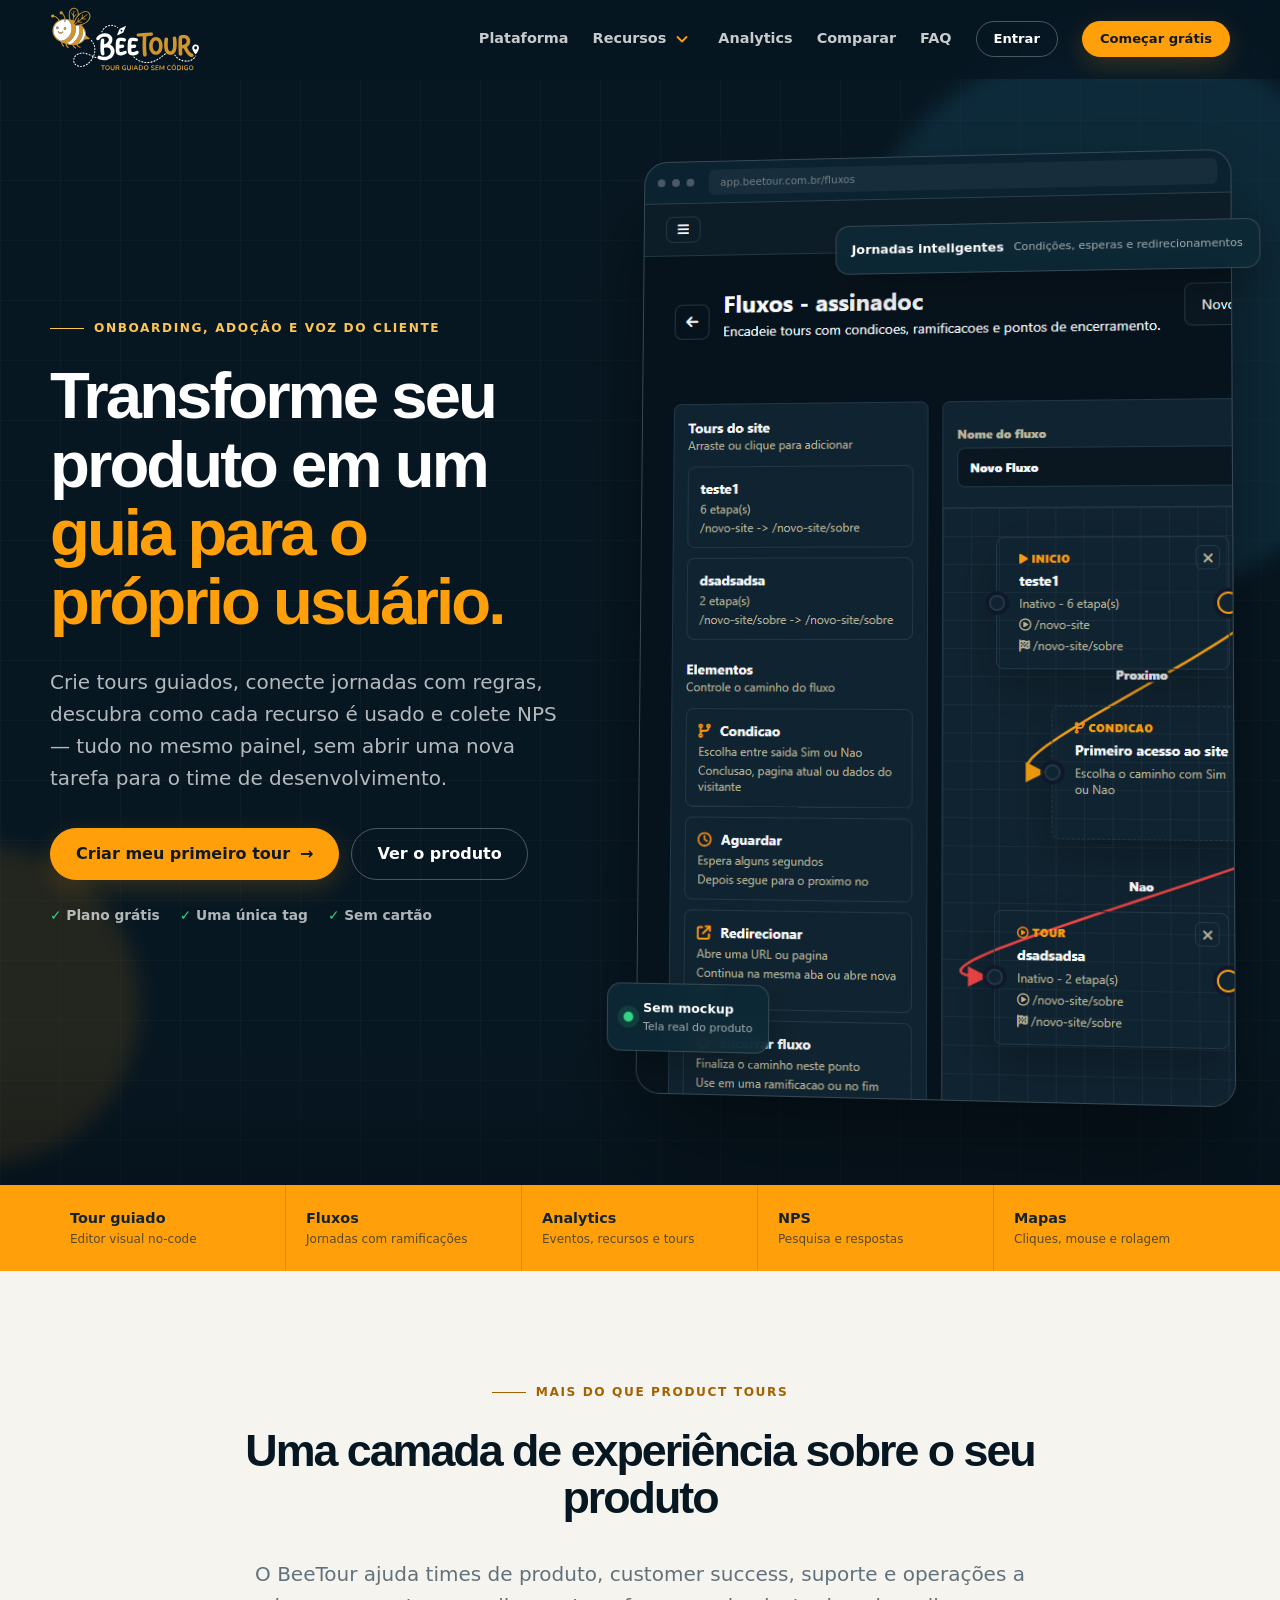
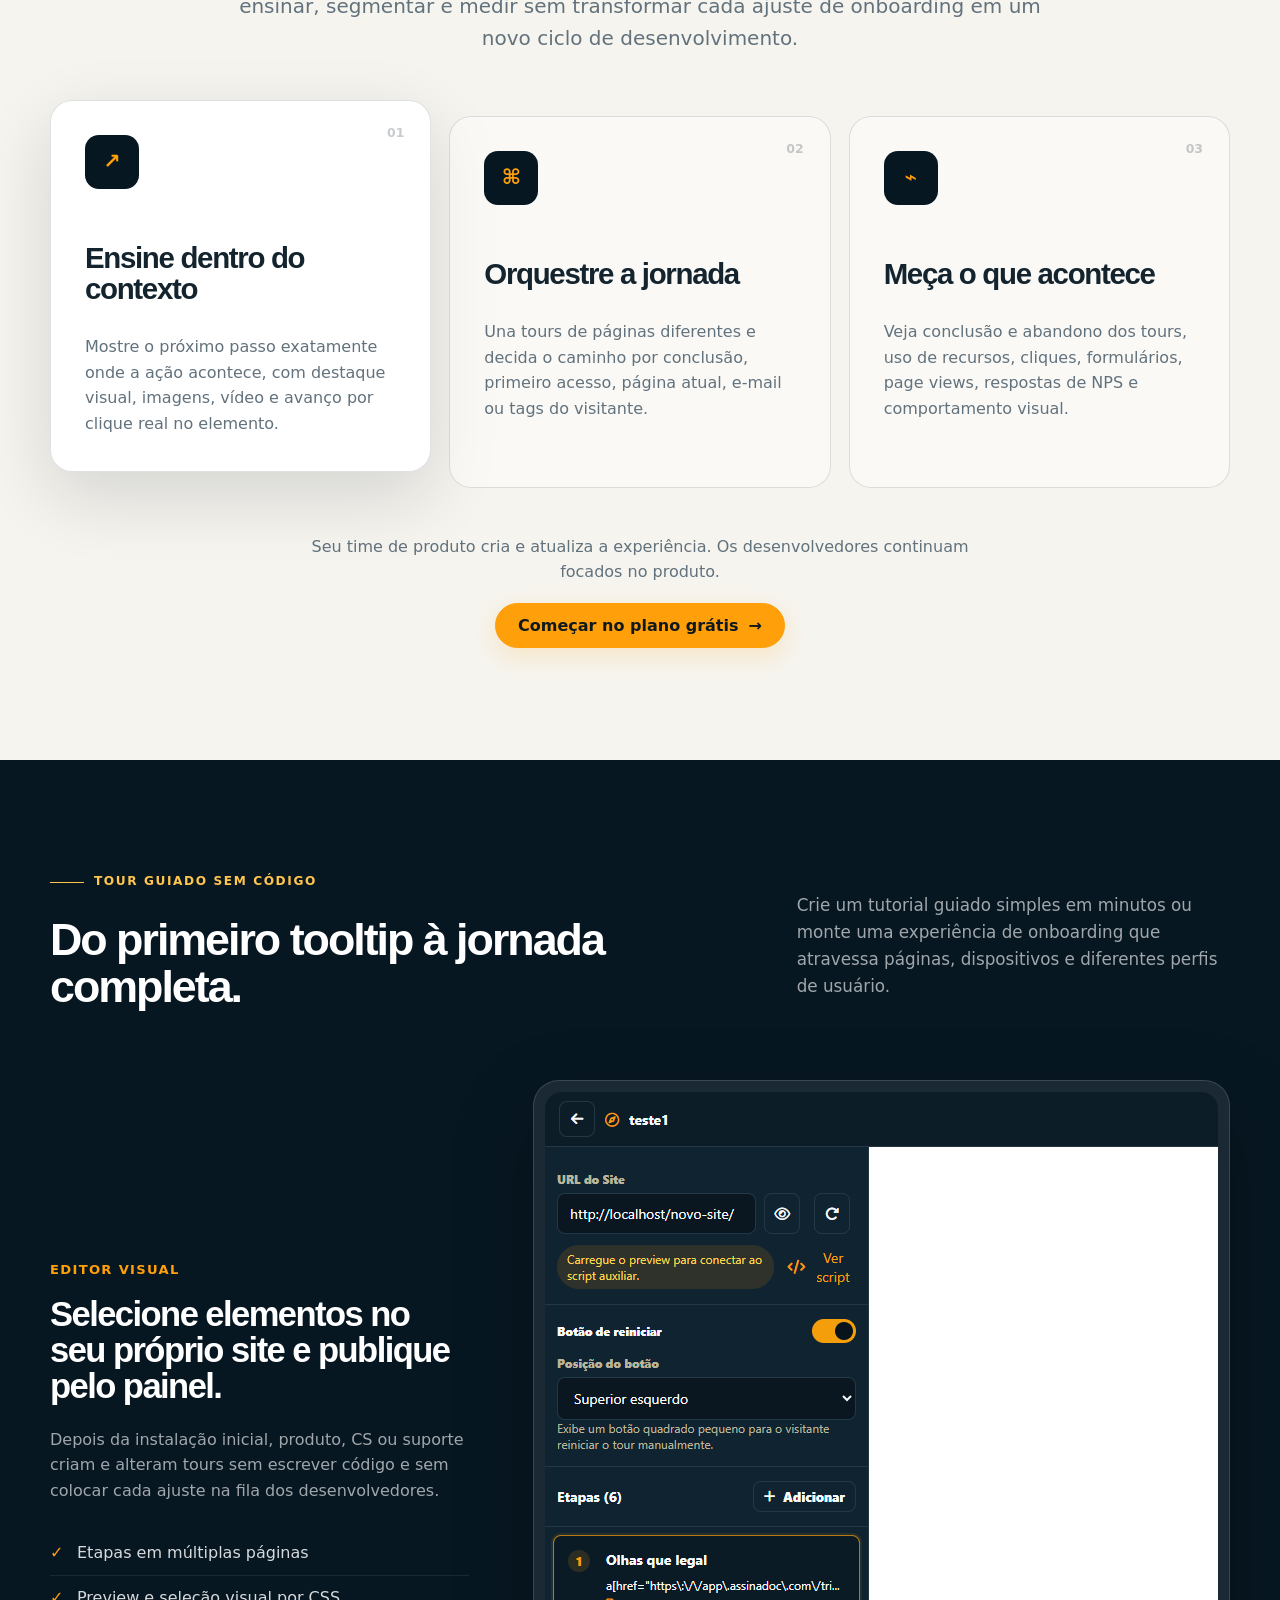
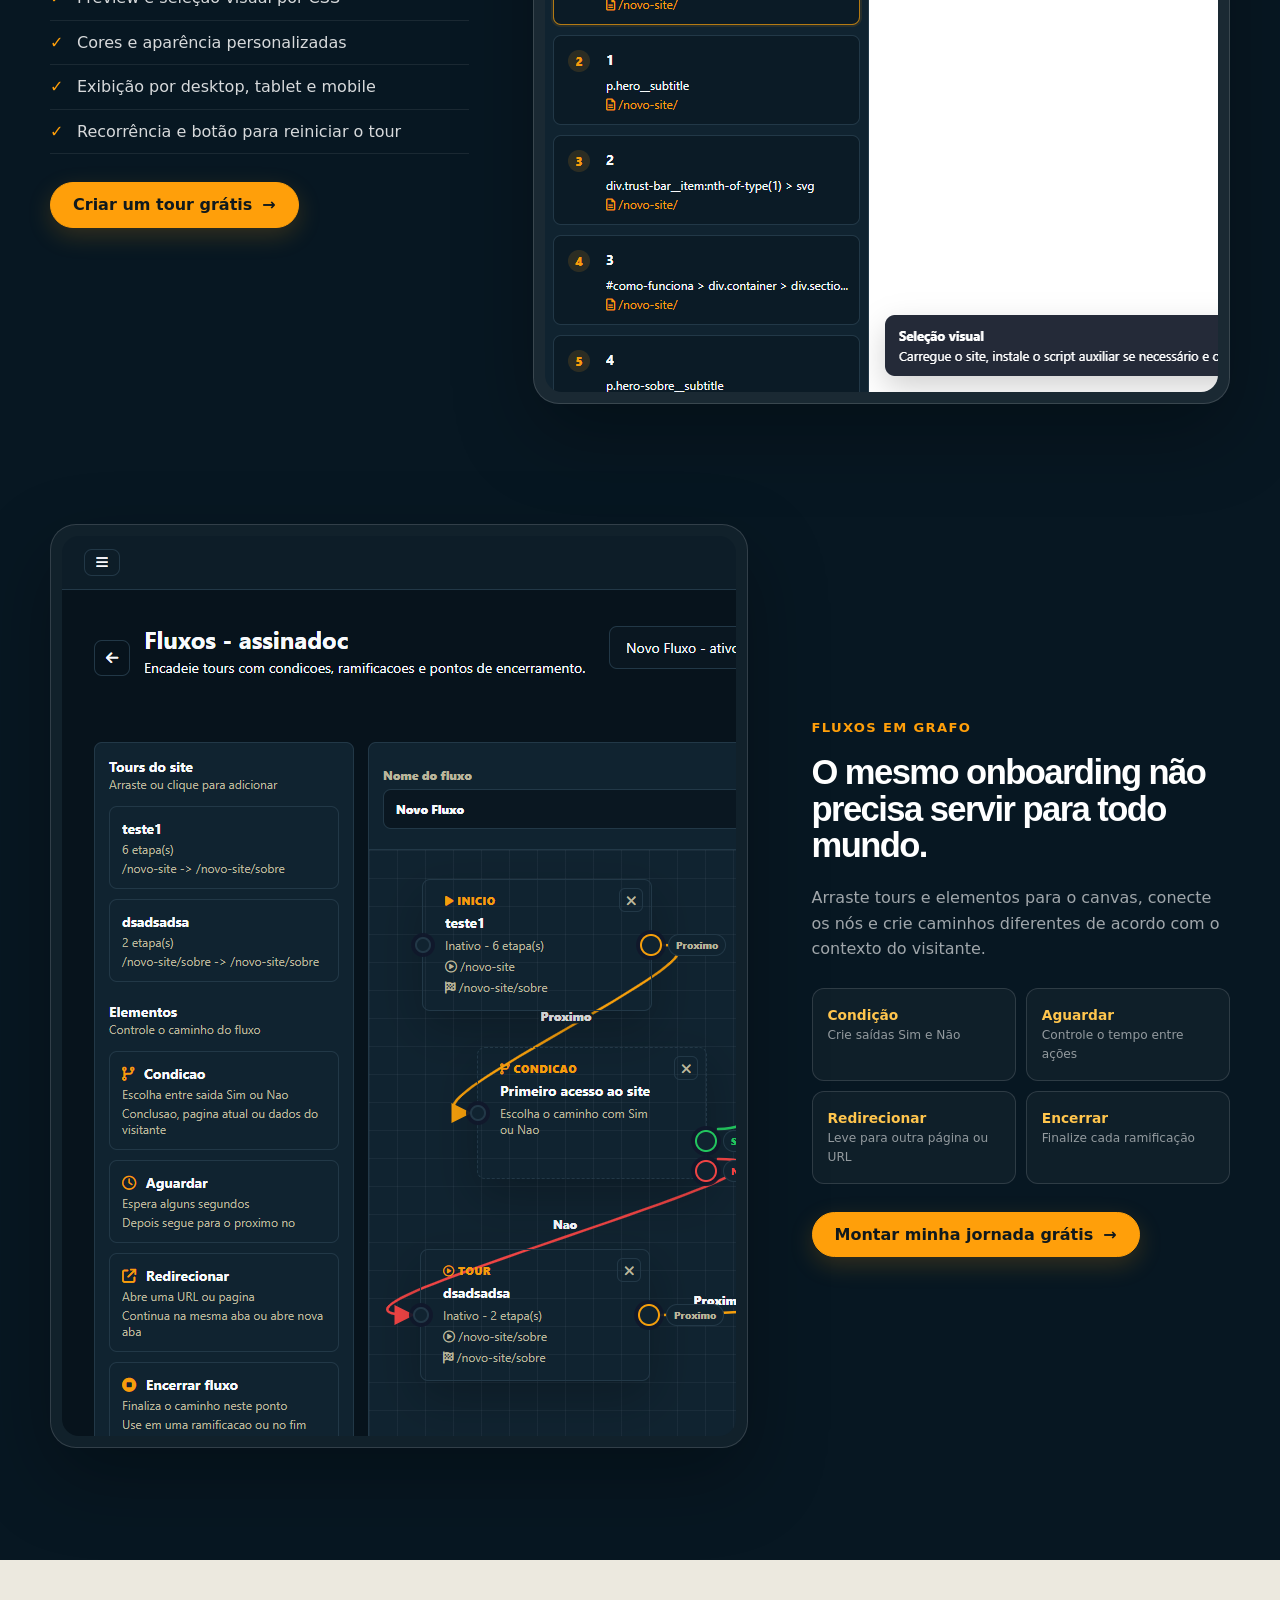
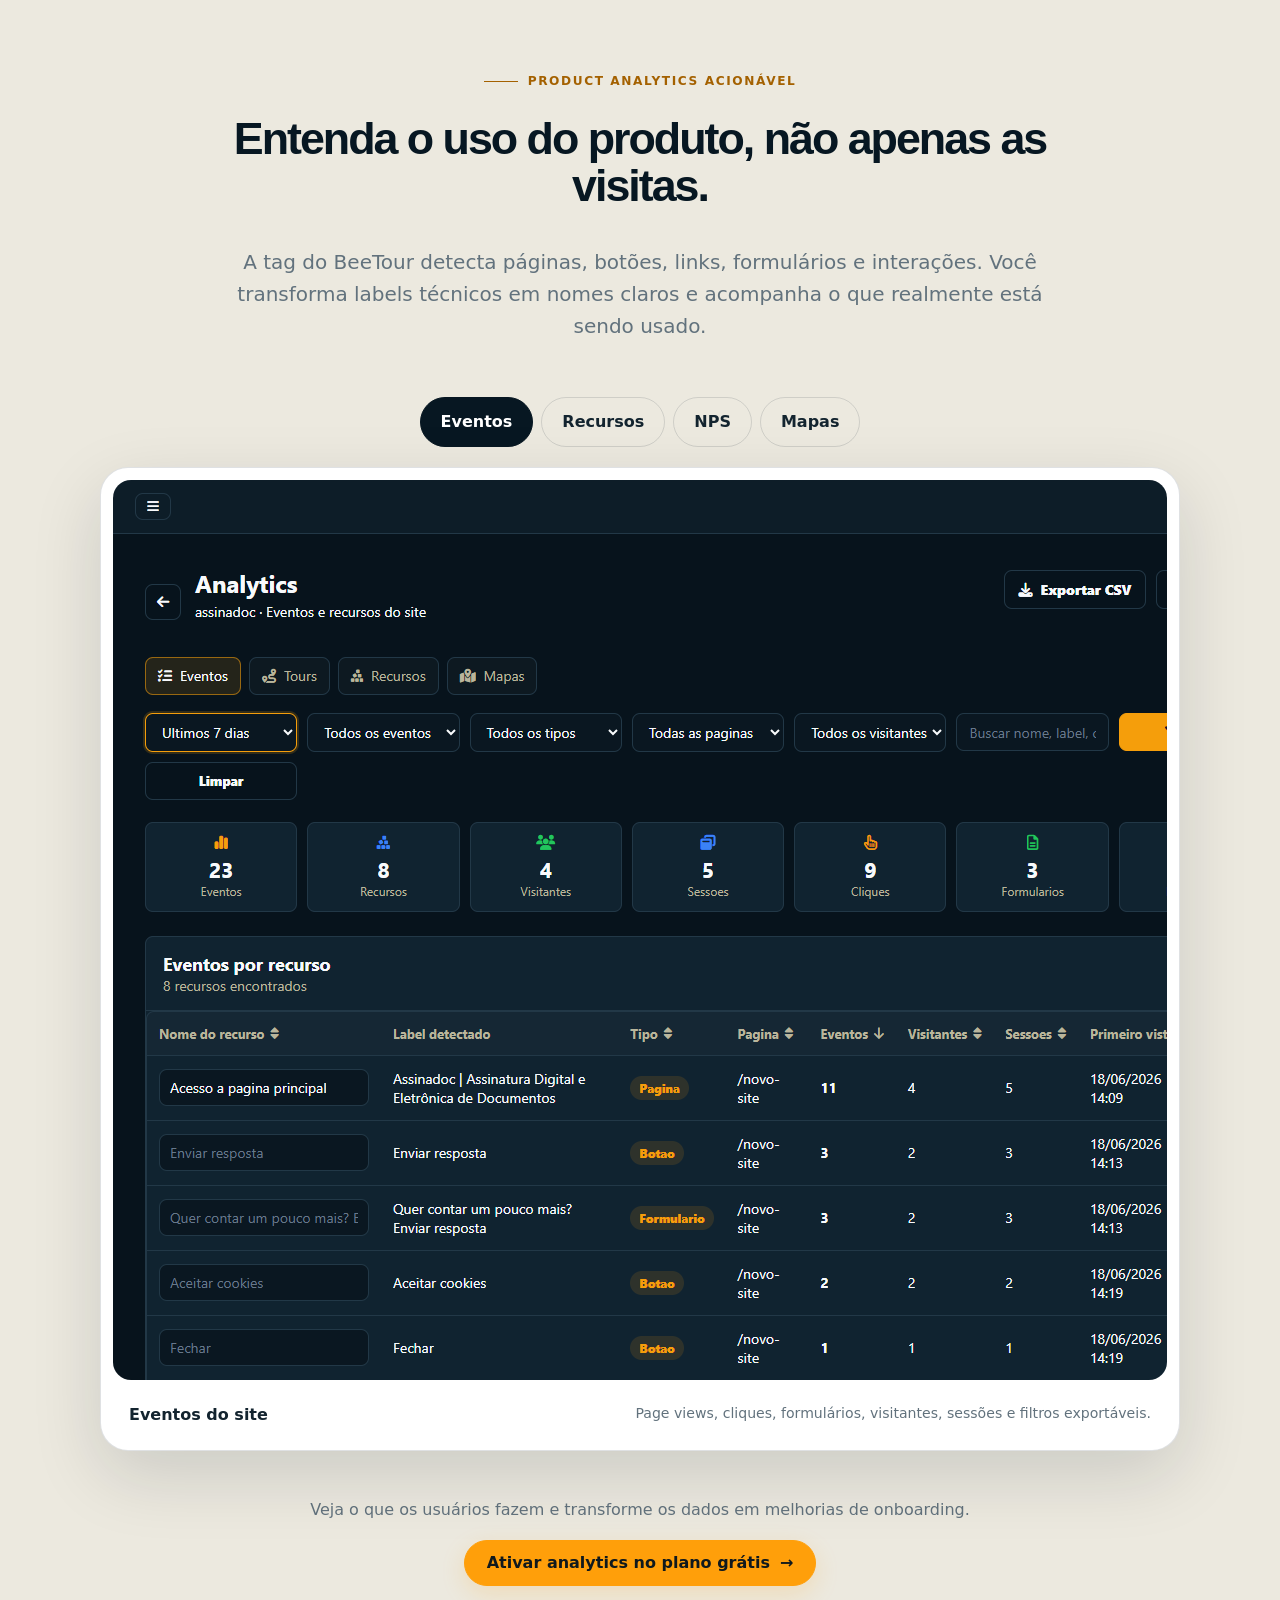
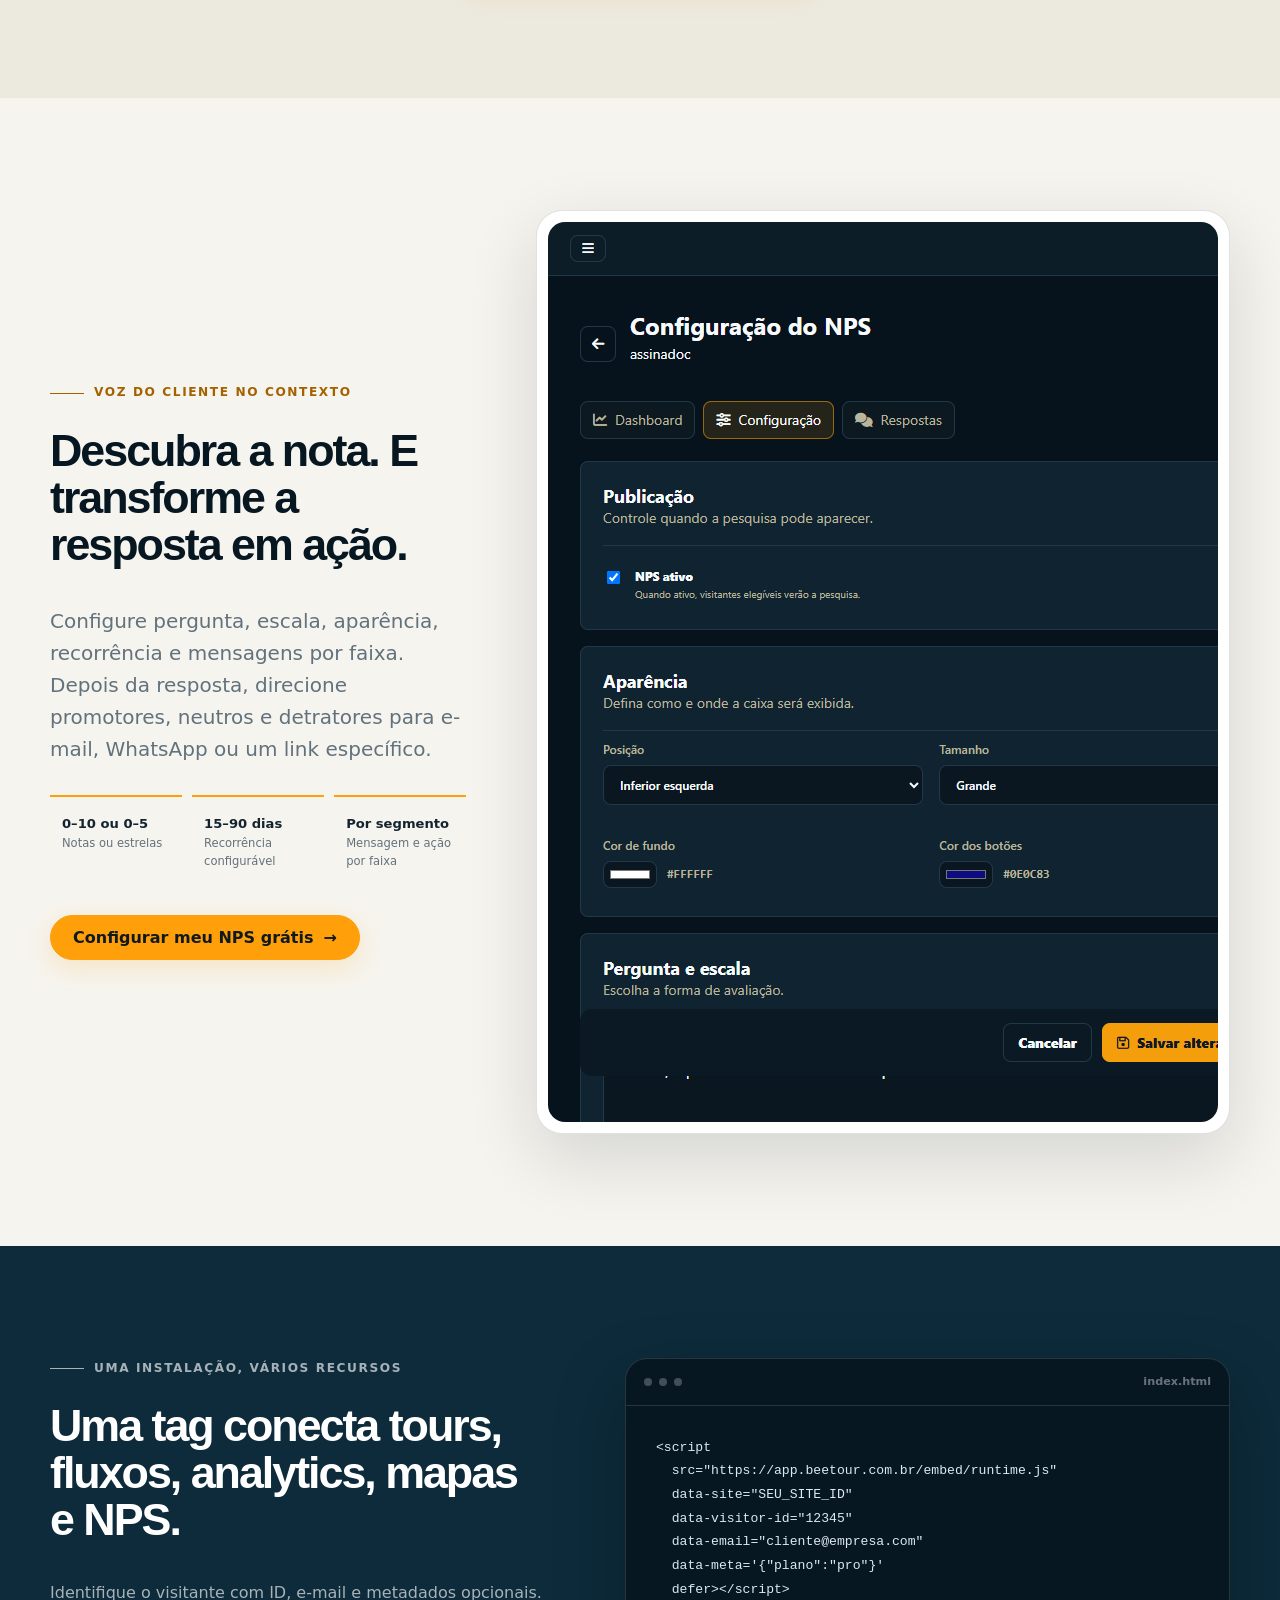
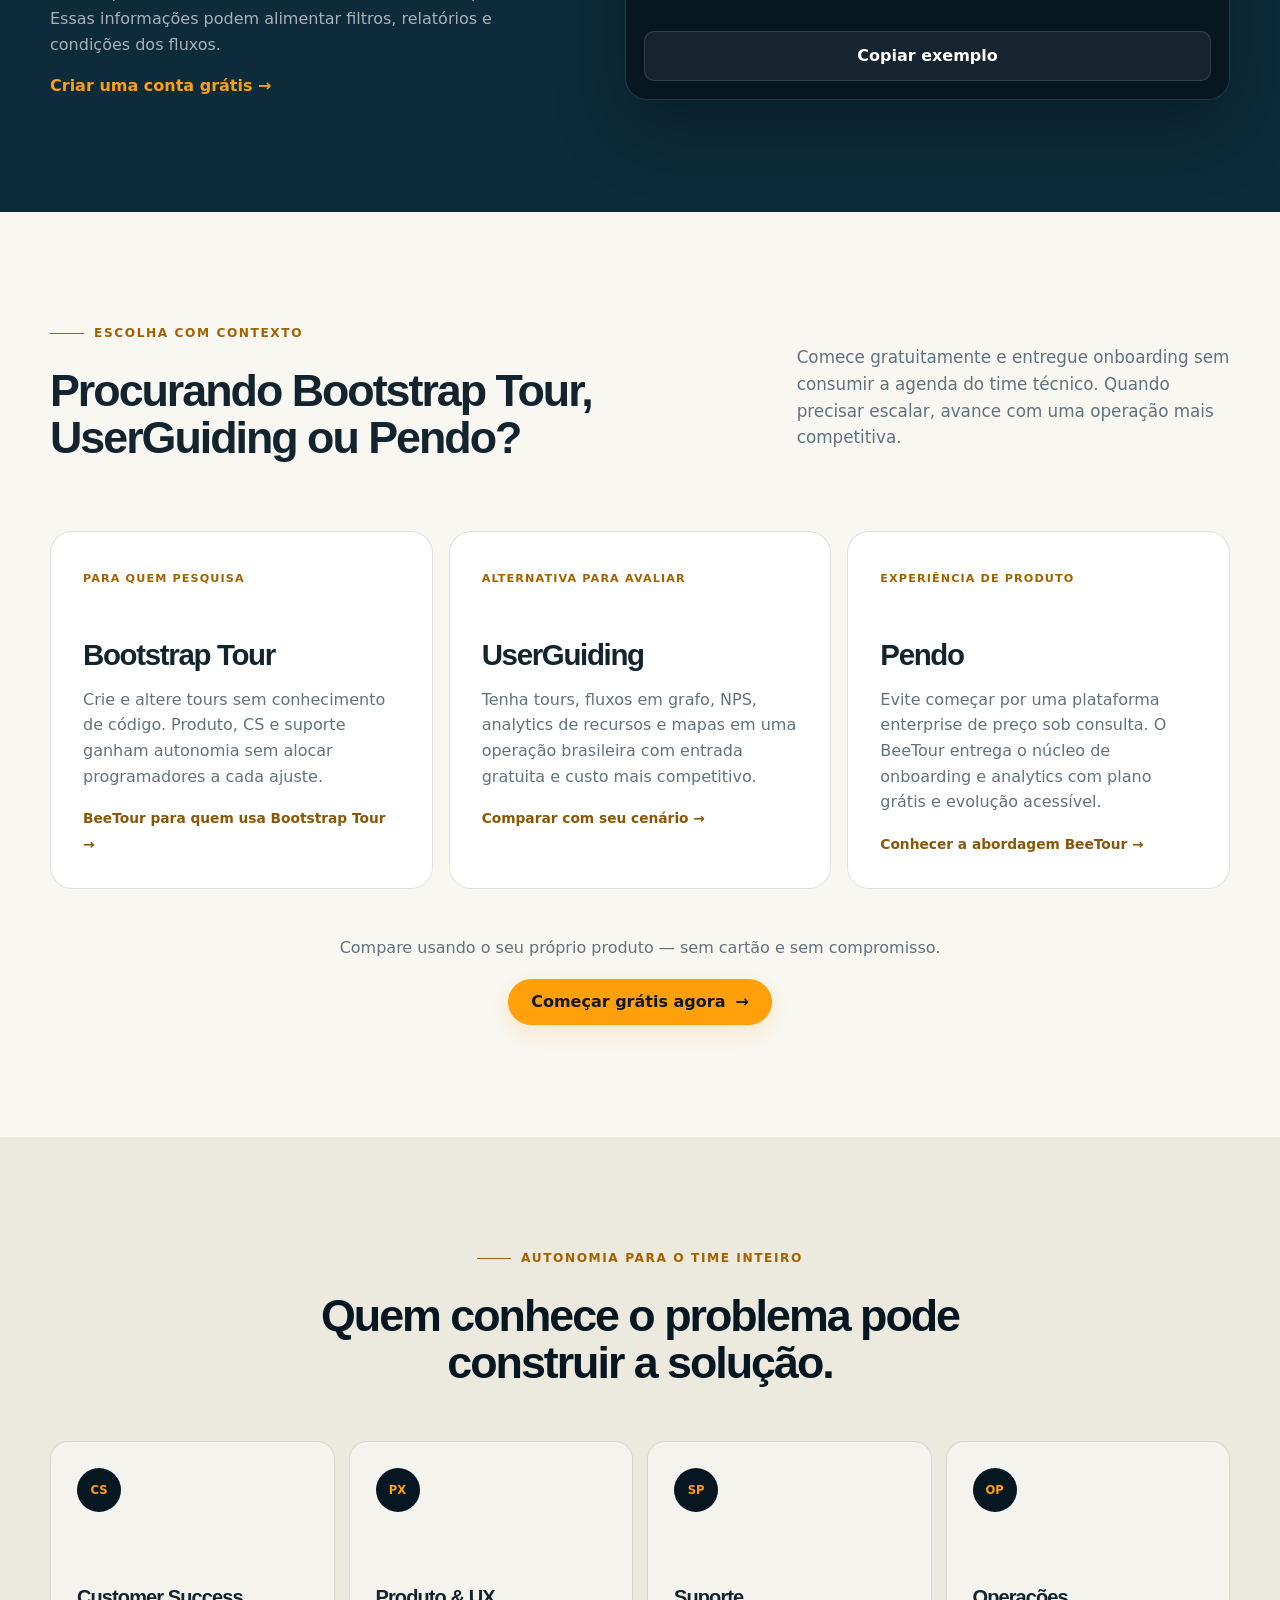
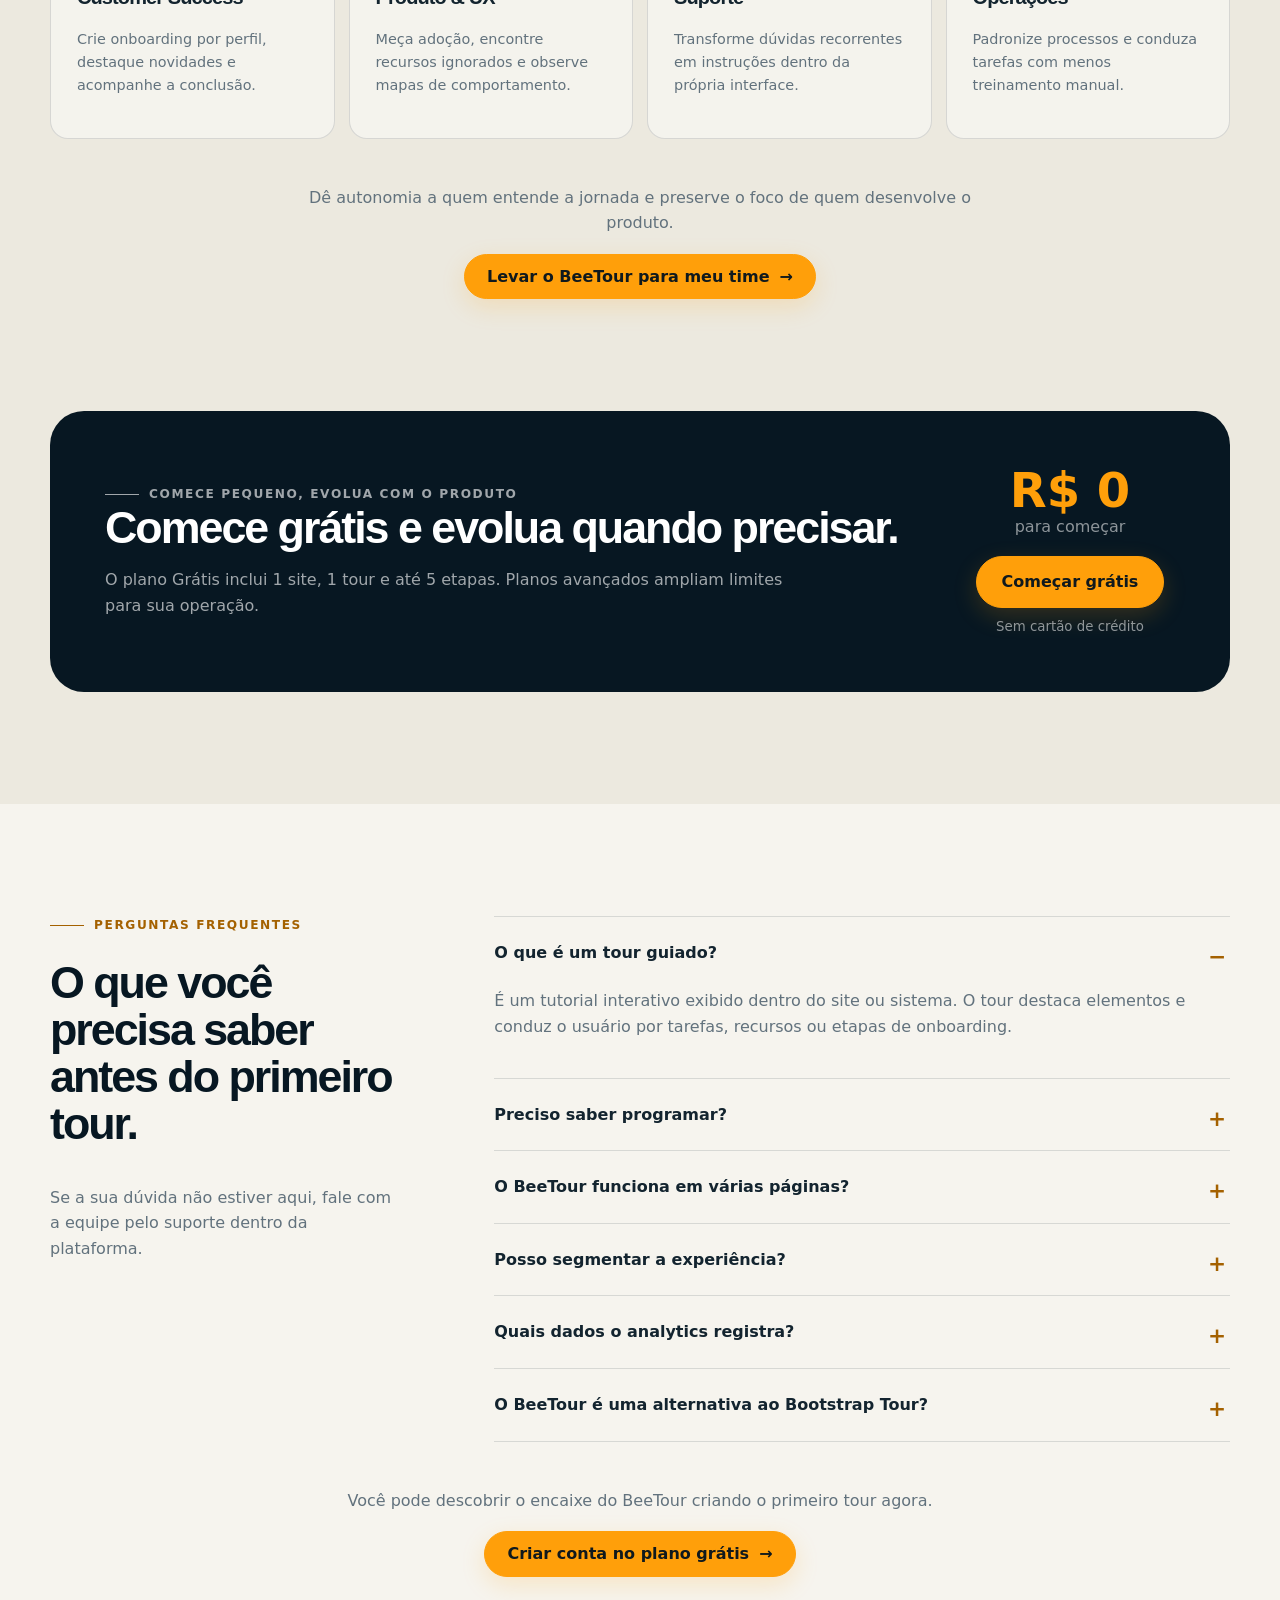
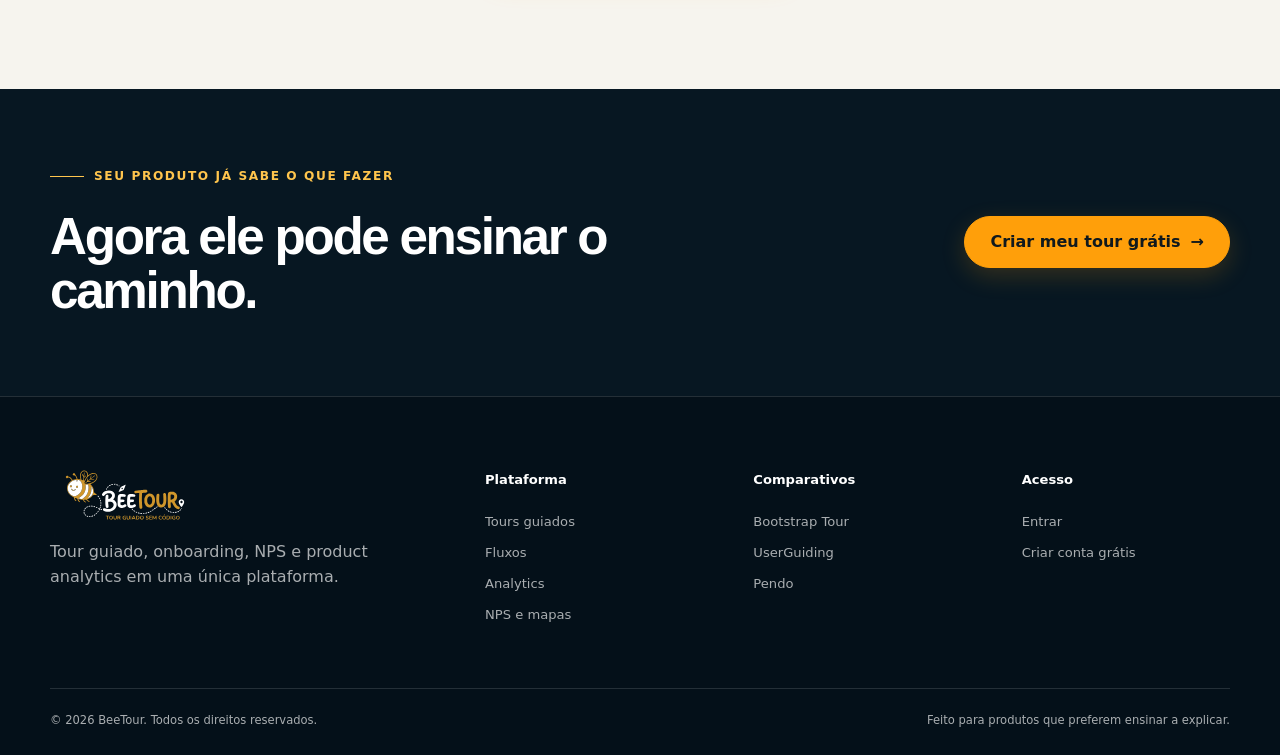
<file: index.html>
<!doctype html>
<html lang="pt-BR">
<head>
  <meta charset="utf-8">
  <meta name="viewport" content="width=device-width, initial-scale=1">
  <title>BeeTour | Tour guiado, onboarding, NPS e product analytics</title>
  <meta name="description" content="Crie tour guiado e tutorial interativo sem código, conecte jornadas com fluxos condicionais e acompanhe analytics, mapas de calor e NPS no BeeTour.">
  <meta name="keywords" content="tour guiado, tutorial guiado, onboarding de usuários, product tour, bootstrap tour, user onboarding, analytics de produto, NPS, mapa de calor">
  <meta name="author" content="BeeTour">
  <meta name="robots" content="index, follow, max-image-preview:large, max-snippet:-1, max-video-preview:-1">
  <meta name="theme-color" content="#071722">
  <link rel="canonical" href="https://beetour.com.br/">
  <link rel="alternate" hreflang="pt-BR" href="https://beetour.com.br/">
  <link rel="alternate" hreflang="x-default" href="https://beetour.com.br/">
  <link rel="icon" href="icone-hor-escuro.svg" type="image/svg+xml">
  <link rel="preload" href="logo-hor-claro.svg" as="image" type="image/svg+xml">
  <link rel="preload" href="assets/screenshots/flows.png" as="image" type="image/png">
  <link rel="stylesheet" href="styles.css">

  <meta property="og:locale" content="pt_BR">
  <meta property="og:type" content="website">
  <meta property="og:site_name" content="BeeTour">
  <meta property="og:title" content="BeeTour | Tour guiado, onboarding, NPS e analytics">
  <meta property="og:description" content="Guie usuários, automatize jornadas e descubra onde melhorar seu produto — sem depender do time de desenvolvimento para cada mudança.">
  <meta property="og:url" content="https://beetour.com.br/">
  <meta property="og:image" content="https://beetour.com.br/assets/screenshots/flows.png">
  <meta property="og:image:alt" content="Construtor visual de fluxos de onboarding do BeeTour">
  <meta name="twitter:card" content="summary_large_image">
  <meta name="twitter:title" content="BeeTour | Tour guiado, onboarding, NPS e analytics">
  <meta name="twitter:description" content="Uma plataforma para criar tours, conectar jornadas e medir a experiência dentro do seu produto.">
  <meta name="twitter:image" content="https://beetour.com.br/assets/screenshots/flows.png">

  <script type="application/ld+json">
  {
    "@context": "https://schema.org",
    "@graph": [
      {
        "@type": "Organization",
        "@id": "https://beetour.com.br/#organization",
        "name": "BeeTour",
        "url": "https://beetour.com.br/",
        "logo": "https://beetour.com.br/logo-hor-claro.svg"
      },
      {
        "@type": "WebSite",
        "@id": "https://beetour.com.br/#website",
        "url": "https://beetour.com.br/",
        "name": "BeeTour",
        "inLanguage": "pt-BR",
        "publisher": {"@id": "https://beetour.com.br/#organization"}
      },
      {
        "@type": "SoftwareApplication",
        "@id": "https://beetour.com.br/#software",
        "name": "BeeTour",
        "applicationCategory": "BusinessApplication",
        "applicationSubCategory": "User onboarding e product analytics",
        "operatingSystem": "Web",
        "url": "https://beetour.com.br/",
        "description": "Plataforma para criar tours guiados, tutoriais interativos, fluxos de onboarding, pesquisas NPS, analytics de produto e mapas de calor.",
        "featureList": [
          "Editor visual de tours guiados",
          "Fluxos condicionais em grafo",
          "Analytics de tours e recursos",
          "Pesquisas NPS configuráveis",
          "Mapas de clique, mouse e rolagem",
          "Segmentação por dispositivo e dados do visitante"
        ],
        "offers": {
          "@type": "Offer",
          "name": "Plano Grátis",
          "price": "0",
          "priceCurrency": "BRL",
          "availability": "https://schema.org/InStock"
        },
        "publisher": {"@id": "https://beetour.com.br/#organization"}
      },
      {
        "@type": "FAQPage",
        "@id": "https://beetour.com.br/#faq",
        "mainEntity": [
          {
            "@type": "Question",
            "name": "O que é um tour guiado?",
            "acceptedAnswer": {"@type": "Answer", "text": "Um tour guiado é um tutorial interativo exibido dentro de um site ou sistema. Ele destaca elementos da interface e conduz o usuário por tarefas, recursos ou etapas de onboarding."}
          },
          {
            "@type": "Question",
            "name": "O BeeTour substitui o Bootstrap Tour?",
            "acceptedAnswer": {"@type": "Answer", "text": "O BeeTour atende ao mesmo objetivo de orientar usuários, mas adiciona editor visual, gestão centralizada, fluxos condicionais, analytics, NPS e mapas, sem exigir que cada alteração seja feita diretamente no código da aplicação."}
          },
          {
            "@type": "Question",
            "name": "Preciso programar para criar um tutorial guiado?",
            "acceptedAnswer": {"@type": "Answer", "text": "Não. Depois da instalação da tag, as etapas podem ser criadas e editadas visualmente. O BeeTour permite selecionar elementos da página, escrever o conteúdo, adicionar mídia e publicar pelo painel."}
          },
          {
            "@type": "Question",
            "name": "Posso medir o resultado dos tours?",
            "acceptedAnswer": {"@type": "Answer", "text": "Sim. O BeeTour registra início, avanço, conclusão, fechamento e abandono, além de permitir filtros por tour, página, visitante e tags."}
          }
        ]
      }
    ]
  }
  </script>
</head>
<body>
  
  <script src="https://app.beetour.com.br/tourforge-helper-runtime.js" defer></script>
  
  <!-- BeeTour: tours guiados -->
  <script
    src="https://app.beetour.com.br/embed/runtime.js"
    data-site="ca962ed4-fb56-43cb-8816-5dbae9067297"
    defer></script>
  
  <!-- BeeTour: analytics geral do site -->
  <script
    src="https://app.beetour.com.br/embed/analytics.js"
    data-site="ca962ed4-fb56-43cb-8816-5dbae9067297"
    defer></script>
    
  <a class="skip-link" href="#conteudo">Ir para o conteúdo</a>

  <header class="site-header" data-header>
    <div class="container nav-wrap">
      <a class="brand" href="#inicio" aria-label="BeeTour, início">
        <img src="logo-hor-claro.svg" width="174" height="52" alt="BeeTour">
      </a>
      <button class="menu-toggle" type="button" aria-expanded="false" aria-controls="main-nav" data-menu-toggle>
        <span></span><span></span><span></span>
        <span class="sr-only">Abrir menu</span>
      </button>
      <nav class="main-nav" id="main-nav" aria-label="Navegação principal" data-menu>
        <a href="#plataforma">Plataforma</a>
        <div class="nav-resource-menu" data-resource-menu>
          <a class="nav-resource-trigger" href="#tour-guiado">Recursos</a>
          <button class="nav-resource-toggle" type="button" aria-expanded="false" aria-label="Abrir menu de recursos" data-resource-toggle>
            <span class="nav-resource-arrow" aria-hidden="true">
              <svg viewBox="0 0 16 16" fill="none" aria-hidden="true">
                <path d="M3.5 6 8 10.5 12.5 6" stroke="currentColor" stroke-width="1.8" stroke-linecap="round" stroke-linejoin="round"></path>
              </svg>
            </span>
          </button>
          <div class="resource-mega-menu">
            <div class="resource-mega-intro">
              <small>Plataforma completa</small>
              <strong>Escolha o recurso que quer conhecer</strong>
              <p>Produto, CS e suporte criam e evoluem a experiência sem ocupar o time de desenvolvimento.</p>
              <a href="https://app.beetour.com.br/register">Começar no plano grátis →</a>
            </div>
            <div class="resource-mega-links">
              <a href="#tour-guiado">
                <span class="resource-menu-icon" aria-hidden="true">
                  <svg viewBox="0 0 24 24" fill="none">
                    <path d="M7 8.5h10M7 12h7M7 15.5h5" stroke="currentColor" stroke-width="1.7" stroke-linecap="round"></path>
                    <rect x="4" y="4.5" width="16" height="15" rx="3" stroke="currentColor" stroke-width="1.7"></rect>
                  </svg>
                </span>
                <span><b>Tour guiado</b><small>Editor visual sem código</small></span>
              </a>
              <a href="#fluxos">
                <span class="resource-menu-icon" aria-hidden="true">
                  <svg viewBox="0 0 24 24" fill="none">
                    <path d="M7 6.5h5.5a3 3 0 0 1 3 3v.5M17 10.5l-1.8 1.8M17 10.5l1.8 1.8M17 17.5H11.5a3 3 0 0 1-3-3v-.5M7 13.5l-1.8-1.8M7 13.5 8.8 11.7" stroke="currentColor" stroke-width="1.7" stroke-linecap="round" stroke-linejoin="round"></path>
                  </svg>
                </span>
                <span><b>Fluxos</b><small>Jornadas e condições</small></span>
              </a>
              <a href="#analytics" data-open-tab="events">
                <span class="resource-menu-icon" aria-hidden="true">
                  <svg viewBox="0 0 24 24" fill="none">
                    <path d="M5 18.5h14M7.5 16v-4M12 16V7.5M16.5 16v-6.5" stroke="currentColor" stroke-width="1.7" stroke-linecap="round"></path>
                  </svg>
                </span>
                <span><b>Analytics</b><small>Eventos e adoção</small></span>
              </a>
              <a href="#nps">
                <span class="resource-menu-icon" aria-hidden="true">
                  <svg viewBox="0 0 24 24" fill="none">
                    <path d="m12 5 2.16 4.38 4.84.7-3.5 3.41.83 4.81L12 16.03 7.67 18.3l.83-4.81L5 10.08l4.84-.7L12 5Z" stroke="currentColor" stroke-width="1.7" stroke-linejoin="round"></path>
                  </svg>
                </span>
                <span><b>NPS</b><small>Feedback dentro do produto</small></span>
              </a>
              <a href="#analytics" data-open-tab="maps">
                <span class="resource-menu-icon" aria-hidden="true">
                  <svg viewBox="0 0 24 24" fill="none">
                    <path d="M12 19a6 6 0 1 0 0-12 6 6 0 0 0 0 12Zm0 0v-3m0-6V7m5 5h3M4 12h3" stroke="currentColor" stroke-width="1.7" stroke-linecap="round"></path>
                  </svg>
                </span>
                <span><b>Mapas</b><small>Cliques, mouse e rolagem</small></span>
              </a>
              <a href="#analytics" data-open-tab="resources">
                <span class="resource-menu-icon" aria-hidden="true">
                  <svg viewBox="0 0 24 24" fill="none">
                    <path d="M7 8h10M7 12h10M7 16h6" stroke="currentColor" stroke-width="1.7" stroke-linecap="round"></path>
                    <rect x="4.5" y="5" width="15" height="14" rx="3" stroke="currentColor" stroke-width="1.7"></rect>
                  </svg>
                </span>
                <span><b>Recursos usados</b><small>Catálogo de funcionalidades</small></span>
              </a>
            </div>
          </div>
        </div>
        <a href="#analytics">Analytics</a>
        <a href="#comparar">Comparar</a>
        <a href="#faq">FAQ</a>
        <a class="button button-small button-ghost" href="https://app.beetour.com.br/login">Entrar</a>
        <a class="button button-small" href="https://app.beetour.com.br/register">Começar grátis</a>
      </nav>
    </div>
  </header>

  <main id="conteudo">
    <section class="hero" id="inicio">
      <div class="hero-glow hero-glow-one"></div>
      <div class="hero-glow hero-glow-two"></div>
      <div class="container hero-grid">
        <div class="hero-copy">
          <p class="eyebrow"><span></span> Onboarding, adoção e voz do cliente</p>
          <h1>Transforme seu produto em um <em>guia para o próprio usuário.</em></h1>
          <p class="hero-lead">Crie tours guiados, conecte jornadas com regras, descubra como cada recurso é usado e colete NPS — tudo no mesmo painel, sem abrir uma nova tarefa para o time de desenvolvimento.</p>
          <div class="hero-actions">
            <a class="button button-large" href="https://app.beetour.com.br/register">Criar meu primeiro tour <span aria-hidden="true">→</span></a>
            <a class="button button-large button-ghost" href="#produto-real">Ver o produto</a>
          </div>
          <ul class="hero-proof" aria-label="Benefícios">
            <li><span>✓</span> Plano grátis</li>
            <li><span>✓</span> Uma única tag</li>
            <li><span>✓</span> Sem cartão</li>
          </ul>
        </div>

        <div class="hero-visual">
          <div class="browser-frame">
            <div class="browser-top">
              <span></span><span></span><span></span>
              <div>app.beetour.com.br/fluxos</div>
            </div>
            <img src="assets/screenshots/flows.png" width="1190" height="900" alt="Construtor real de fluxos condicionais do BeeTour" fetchpriority="high">
          </div>
          <div class="floating-card floating-card-top">
            <b>Jornadas inteligentes</b>
            <span>Condições, esperas e redirecionamentos</span>
          </div>
          <div class="floating-card floating-card-bottom">
            <span class="live-dot"></span>
            <div><b>Sem mockup</b><span>Tela real do produto</span></div>
          </div>
        </div>
      </div>
    </section>

    <section class="proof-strip" aria-label="Principais capacidades">
      <div class="container proof-grid">
        <div><b>Tour guiado</b><span>Editor visual no-code</span></div>
        <div><b>Fluxos</b><span>Jornadas com ramificações</span></div>
        <div><b>Analytics</b><span>Eventos, recursos e tours</span></div>
        <div><b>NPS</b><span>Pesquisa e respostas</span></div>
        <div><b>Mapas</b><span>Cliques, mouse e rolagem</span></div>
      </div>
    </section>

    <section class="section intro-section" id="plataforma">
      <div class="container narrow center">
        <p class="eyebrow eyebrow-dark"><span></span> Mais do que product tours</p>
        <h2>Uma camada de experiência sobre o seu produto</h2>
        <p class="section-lead">O BeeTour ajuda times de produto, customer success, suporte e operações a ensinar, segmentar e medir sem transformar cada ajuste de onboarding em um novo ciclo de desenvolvimento.</p>
      </div>
      <div class="container value-grid">
        <article class="value-card value-card-featured">
          <span class="card-number">01</span>
          <div class="icon-box">↗</div>
          <h3>Ensine dentro do contexto</h3>
          <p>Mostre o próximo passo exatamente onde a ação acontece, com destaque visual, imagens, vídeo e avanço por clique real no elemento.</p>
        </article>
        <article class="value-card">
          <span class="card-number">02</span>
          <div class="icon-box">⌘</div>
          <h3>Orquestre a jornada</h3>
          <p>Una tours de páginas diferentes e decida o caminho por conclusão, primeiro acesso, página atual, e-mail ou tags do visitante.</p>
        </article>
        <article class="value-card">
          <span class="card-number">03</span>
          <div class="icon-box">⌁</div>
          <h3>Meça o que acontece</h3>
          <p>Veja conclusão e abandono dos tours, uso de recursos, cliques, formulários, page views, respostas de NPS e comportamento visual.</p>
        </article>
      </div>
      <div class="container section-cta center">
        <p>Seu time de produto cria e atualiza a experiência. Os desenvolvedores continuam focados no produto.</p>
        <a class="button" href="https://app.beetour.com.br/register">Começar no plano grátis <span aria-hidden="true">→</span></a>
      </div>
    </section>

    <section class="section dark-section" id="recursos">
      <div class="container split-heading">
        <div>
          <p class="eyebrow"><span></span> Tour guiado sem código</p>
          <h2>Do primeiro tooltip à jornada completa.</h2>
        </div>
        <p>Crie um tutorial guiado simples em minutos ou monte uma experiência de onboarding que atravessa páginas, dispositivos e diferentes perfis de usuário.</p>
      </div>

      <div class="container feature-showcase" id="tour-guiado">
        <div class="showcase-copy">
          <span class="feature-kicker">Editor visual</span>
          <h3>Selecione elementos no seu próprio site e publique pelo painel.</h3>
          <p>Depois da instalação inicial, produto, CS ou suporte criam e alteram tours sem escrever código e sem colocar cada ajuste na fila dos desenvolvedores.</p>
          <ul class="check-list">
            <li>Etapas em múltiplas páginas</li>
            <li>Preview e seleção visual por CSS</li>
            <li>Cores e aparência personalizadas</li>
            <li>Exibição por desktop, tablet e mobile</li>
            <li>Recorrência e botão para reiniciar o tour</li>
          </ul>
          <a class="button showcase-cta" href="https://app.beetour.com.br/register">Criar um tour grátis <span aria-hidden="true">→</span></a>
        </div>
        <div class="product-shot product-shot-light">
          <img src="assets/screenshots/editor.png" width="1440" height="900" alt="Editor visual real para criar etapas de um tour guiado no BeeTour" loading="lazy">
        </div>
      </div>

      <div class="container feature-showcase feature-showcase-reverse" id="fluxos">
        <div class="showcase-copy">
          <span class="feature-kicker">Fluxos em grafo</span>
          <h3>O mesmo onboarding não precisa servir para todo mundo.</h3>
          <p>Arraste tours e elementos para o canvas, conecte os nós e crie caminhos diferentes de acordo com o contexto do visitante.</p>
          <div class="mini-grid">
            <div><b>Condição</b><span>Crie saídas Sim e Não</span></div>
            <div><b>Aguardar</b><span>Controle o tempo entre ações</span></div>
            <div><b>Redirecionar</b><span>Leve para outra página ou URL</span></div>
            <div><b>Encerrar</b><span>Finalize cada ramificação</span></div>
          </div>
          <a class="button showcase-cta" href="https://app.beetour.com.br/register">Montar minha jornada grátis <span aria-hidden="true">→</span></a>
        </div>
        <div class="product-shot">
          <img src="assets/screenshots/flows.png" width="1190" height="900" alt="Canvas real de fluxos de onboarding com condições e ramificações" loading="lazy">
        </div>
      </div>
    </section>

    <section class="section analytics-section" id="analytics">
      <div class="container narrow center">
        <p class="eyebrow eyebrow-dark"><span></span> Product analytics acionável</p>
        <h2>Entenda o uso do produto, não apenas as visitas.</h2>
        <p class="section-lead">A tag do BeeTour detecta páginas, botões, links, formulários e interações. Você transforma labels técnicos em nomes claros e acompanha o que realmente está sendo usado.</p>
      </div>

      <div class="container tabs" data-tabs>
        <div class="tab-list" role="tablist" aria-label="Telas de analytics">
          <button class="active" type="button" role="tab" aria-selected="true" data-tab="events">Eventos</button>
          <button type="button" role="tab" aria-selected="false" data-tab="resources">Recursos</button>
          <button type="button" role="tab" aria-selected="false" data-tab="nps">NPS</button>
          <button type="button" role="tab" aria-selected="false" data-tab="maps">Mapas</button>
        </div>
        <div class="tab-panels">
          <figure class="tab-panel active" data-panel="events">
            <img src="assets/screenshots/analytics.png" width="1190" height="900" alt="Dashboard real de eventos e métricas de produto no BeeTour" loading="lazy">
            <figcaption><b>Eventos do site</b><span>Page views, cliques, formulários, visitantes, sessões e filtros exportáveis.</span></figcaption>
          </figure>
          <figure class="tab-panel" data-panel="resources" hidden>
            <img src="assets/screenshots/resources.png" width="1190" height="900" alt="Catálogo real de recursos detectados pelo analytics do BeeTour" loading="lazy">
            <figcaption><b>Catálogo de recursos</b><span>Nomeie e acompanhe cada botão, formulário, link ou página detectada.</span></figcaption>
          </figure>
          <figure class="tab-panel" data-panel="nps" hidden>
            <img src="assets/screenshots/nps.png" width="1190" height="900" alt="Dashboard real de NPS com funil e distribuição de respostas" loading="lazy">
            <figcaption><b>NPS completo</b><span>Índice, visualização, conversão, distribuição e evolução diária.</span></figcaption>
          </figure>
          <figure class="tab-panel" data-panel="maps" hidden>
            <img src="assets/screenshots/maps.png" width="1190" height="900" alt="Configuração real de mapas de calor e rolagem do BeeTour" loading="lazy">
            <figcaption><b>Mapas de comportamento</b><span>Gravações por página com cliques, pontos de mouse e profundidade de rolagem.</span></figcaption>
          </figure>
        </div>
      </div>
      <div class="container section-cta center">
        <p>Veja o que os usuários fazem e transforme os dados em melhorias de onboarding.</p>
        <a class="button" href="https://app.beetour.com.br/register">Ativar analytics no plano grátis <span aria-hidden="true">→</span></a>
      </div>
    </section>

    <section class="section nps-section" id="nps">
      <div class="container nps-grid">
        <div>
          <p class="eyebrow eyebrow-dark"><span></span> Voz do cliente no contexto</p>
          <h2>Descubra a nota. E transforme a resposta em ação.</h2>
          <p class="section-lead">Configure pergunta, escala, aparência, recorrência e mensagens por faixa. Depois da resposta, direcione promotores, neutros e detratores para e-mail, WhatsApp ou um link específico.</p>
          <div class="nps-points">
            <div><b>0–10 ou 0–5</b><span>Notas ou estrelas</span></div>
            <div><b>15–90 dias</b><span>Recorrência configurável</span></div>
            <div><b>Por segmento</b><span>Mensagem e ação por faixa</span></div>
          </div>
          <a class="button showcase-cta" href="https://app.beetour.com.br/register">Configurar meu NPS grátis <span aria-hidden="true">→</span></a>
        </div>
        <div class="product-shot product-shot-paper">
          <img src="assets/screenshots/nps-config.png" width="1190" height="900" alt="Tela real de configuração e prévia de uma pesquisa NPS" loading="lazy">
        </div>
      </div>
    </section>

    <section class="section integration-section">
      <div class="container integration-grid">
        <div>
          <p class="eyebrow"><span></span> Uma instalação, vários recursos</p>
          <h2>Uma tag conecta tours, fluxos, analytics, mapas e NPS.</h2>
          <p>Identifique o visitante com ID, e-mail e metadados opcionais. Essas informações podem alimentar filtros, relatórios e condições dos fluxos.</p>
          <a class="text-link" href="https://app.beetour.com.br/register">Criar uma conta grátis <span>→</span></a>
        </div>
        <div class="code-card" aria-label="Exemplo de instalação">
          <div class="code-top"><span></span><span></span><span></span><b>index.html</b></div>
          <pre><code>&lt;script
  src="https://app.beetour.com.br/embed/runtime.js"
  data-site="SEU_SITE_ID"
  data-visitor-id="12345"
  data-email="cliente@empresa.com"
  data-meta='{"plano":"pro"}'
  defer&gt;&lt;/script&gt;</code></pre>
          <button type="button" class="copy-button" data-copy>Copiar exemplo</button>
        </div>
      </div>
    </section>

    <section class="section compare-section" id="comparar">
      <div class="container split-heading split-heading-dark">
        <div>
          <p class="eyebrow eyebrow-dark"><span></span> Escolha com contexto</p>
          <h2>Procurando Bootstrap Tour, UserGuiding ou Pendo?</h2>
        </div>
        <p>Comece gratuitamente e entregue onboarding sem consumir a agenda do time técnico. Quando precisar escalar, avance com uma operação mais competitiva.</p>
      </div>
      <div class="container compare-grid">
        <article>
          <span class="compare-label">Para quem pesquisa</span>
          <h3>Bootstrap Tour</h3>
          <p>Crie e altere tours sem conhecimento de código. Produto, CS e suporte ganham autonomia sem alocar programadores a cada ajuste.</p>
          <a href="bootstrap-tour.html">BeeTour para quem usa Bootstrap Tour →</a>
        </article>
        <article>
          <span class="compare-label">Alternativa para avaliar</span>
          <h3>UserGuiding</h3>
          <p>Tenha tours, fluxos em grafo, NPS, analytics de recursos e mapas em uma operação brasileira com entrada gratuita e custo mais competitivo.</p>
          <a href="alternativa-userguiding.html">Comparar com seu cenário →</a>
        </article>
        <article>
          <span class="compare-label">Experiência de produto</span>
          <h3>Pendo</h3>
          <p>Evite começar por uma plataforma enterprise de preço sob consulta. O BeeTour entrega o núcleo de onboarding e analytics com plano grátis e evolução acessível.</p>
          <a href="alternativa-pendo.html">Conhecer a abordagem BeeTour →</a>
        </article>
      </div>
      <div class="container section-cta center">
        <p>Compare usando o seu próprio produto — sem cartão e sem compromisso.</p>
        <a class="button" href="https://app.beetour.com.br/register">Começar grátis agora <span aria-hidden="true">→</span></a>
      </div>
    </section>

    <section class="section audience-section">
      <div class="container narrow center">
        <p class="eyebrow eyebrow-dark"><span></span> Autonomia para o time inteiro</p>
        <h2>Quem conhece o problema pode construir a solução.</h2>
      </div>
      <div class="container audience-grid">
        <article><span>CS</span><h3>Customer Success</h3><p>Crie onboarding por perfil, destaque novidades e acompanhe a conclusão.</p></article>
        <article><span>PX</span><h3>Produto & UX</h3><p>Meça adoção, encontre recursos ignorados e observe mapas de comportamento.</p></article>
        <article><span>SP</span><h3>Suporte</h3><p>Transforme dúvidas recorrentes em instruções dentro da própria interface.</p></article>
        <article><span>OP</span><h3>Operações</h3><p>Padronize processos e conduza tarefas com menos treinamento manual.</p></article>
      </div>
      <div class="container section-cta center">
        <p>Dê autonomia a quem entende a jornada e preserve o foco de quem desenvolve o produto.</p>
        <a class="button" href="https://app.beetour.com.br/register">Levar o BeeTour para meu time <span aria-hidden="true">→</span></a>
      </div>
    </section>

    <section class="section pricing-section">
      <div class="container pricing-card">
        <div>
          <p class="eyebrow"><span></span> Comece pequeno, evolua com o produto</p>
          <h2>Comece grátis e evolua quando precisar.</h2>
          <p>O plano Grátis inclui 1 site, 1 tour e até 5 etapas. Planos avançados ampliam limites para sua operação.</p>
        </div>
        <div class="pricing-action">
          <b>R$ 0</b><span>para começar</span>
          <a class="button button-large" href="https://app.beetour.com.br/register">Começar grátis</a>
          <small>Sem cartão de crédito</small>
        </div>
      </div>
    </section>

    <section class="section faq-section" id="faq">
      <div class="container faq-grid">
        <div>
          <p class="eyebrow eyebrow-dark"><span></span> Perguntas frequentes</p>
          <h2>O que você precisa saber antes do primeiro tour.</h2>
          <p>Se a sua dúvida não estiver aqui, fale com a equipe pelo suporte dentro da plataforma.</p>
        </div>
        <div class="accordion">
          <details open>
            <summary>O que é um tour guiado?</summary>
            <p>É um tutorial interativo exibido dentro do site ou sistema. O tour destaca elementos e conduz o usuário por tarefas, recursos ou etapas de onboarding.</p>
          </details>
          <details>
            <summary>Preciso saber programar?</summary>
            <p>Não. Depois que a tag é instalada, o conteúdo e a estrutura dos tours podem ser criados visualmente pelo painel.</p>
          </details>
          <details>
            <summary>O BeeTour funciona em várias páginas?</summary>
            <p>Sim. Uma etapa registra o caminho da página, e os fluxos conectam tours, condições, esperas, redirecionamentos e finais em jornadas multipágina.</p>
          </details>
          <details>
            <summary>Posso segmentar a experiência?</summary>
            <p>Sim. É possível controlar dispositivos e criar condições com primeiro acesso, conclusão, página atual, e-mail e metadados enviados pela tag.</p>
          </details>
          <details>
            <summary>Quais dados o analytics registra?</summary>
            <p>Eventos de tours e fluxos, page views, cliques, formulários, recursos detectados, visitantes, sessões, NPS e dados de mapas quando uma gravação está ativa.</p>
          </details>
          <details>
            <summary>O BeeTour é uma alternativa ao Bootstrap Tour?</summary>
            <p>Sim para equipes que querem manter tutoriais fora do código e adicionar editor visual, gestão, jornadas condicionais e métricas.</p>
          </details>
        </div>
      </div>
      <div class="container section-cta center">
        <p>Você pode descobrir o encaixe do BeeTour criando o primeiro tour agora.</p>
        <a class="button" href="https://app.beetour.com.br/register">Criar conta no plano grátis <span aria-hidden="true">→</span></a>
      </div>
    </section>

    <section class="final-cta" id="produto-real">
      <div class="container">
        <div>
          <p class="eyebrow"><span></span> Seu produto já sabe o que fazer</p>
          <h2>Agora ele pode ensinar o caminho.</h2>
        </div>
        <a class="button button-large" href="https://app.beetour.com.br/register">Criar meu tour grátis <span>→</span></a>
      </div>
    </section>
  </main>

  <footer class="site-footer">
    <div class="container footer-grid">
      <div class="footer-brand">
        <img src="logo-hor-claro.svg" width="174" height="52" alt="BeeTour">
        <p>Tour guiado, onboarding, NPS e product analytics em uma única plataforma.</p>
      </div>
      <div>
        <b>Plataforma</b>
        <a href="#recursos">Tours guiados</a>
        <a href="#recursos">Fluxos</a>
        <a href="#analytics">Analytics</a>
        <a href="#analytics">NPS e mapas</a>
      </div>
      <div>
        <b>Comparativos</b>
        <a href="bootstrap-tour.html">Bootstrap Tour</a>
        <a href="alternativa-userguiding.html">UserGuiding</a>
        <a href="alternativa-pendo.html">Pendo</a>
      </div>
      <div>
        <b>Acesso</b>
        <a href="https://app.beetour.com.br/login">Entrar</a>
        <a href="https://app.beetour.com.br/register">Criar conta grátis</a>
      </div>
    </div>
    <div class="container footer-bottom">
      <span>© <span data-year></span> BeeTour. Todos os direitos reservados.</span>
      <span>Feito para produtos que preferem ensinar a explicar.</span>
    </div>
  </footer>

  <script src="script.js" defer></script>
</body>
</html>
</file>
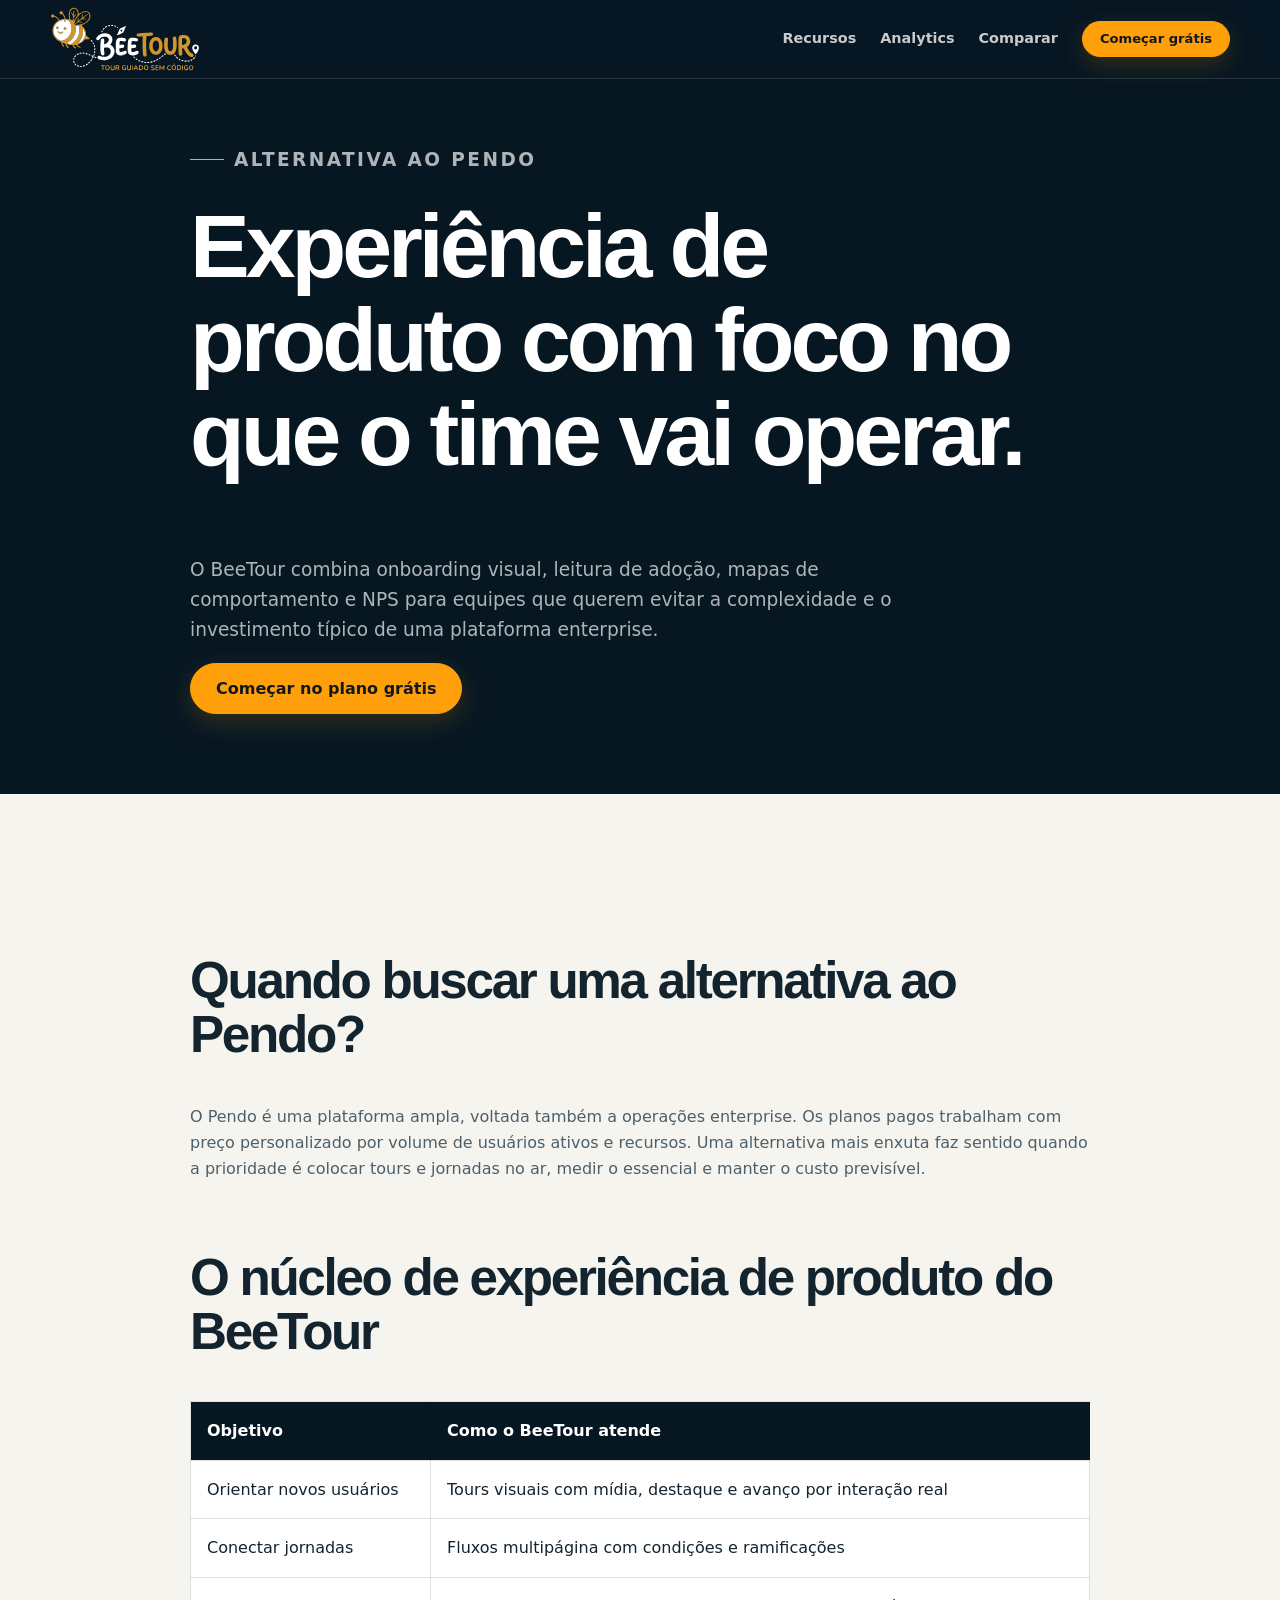
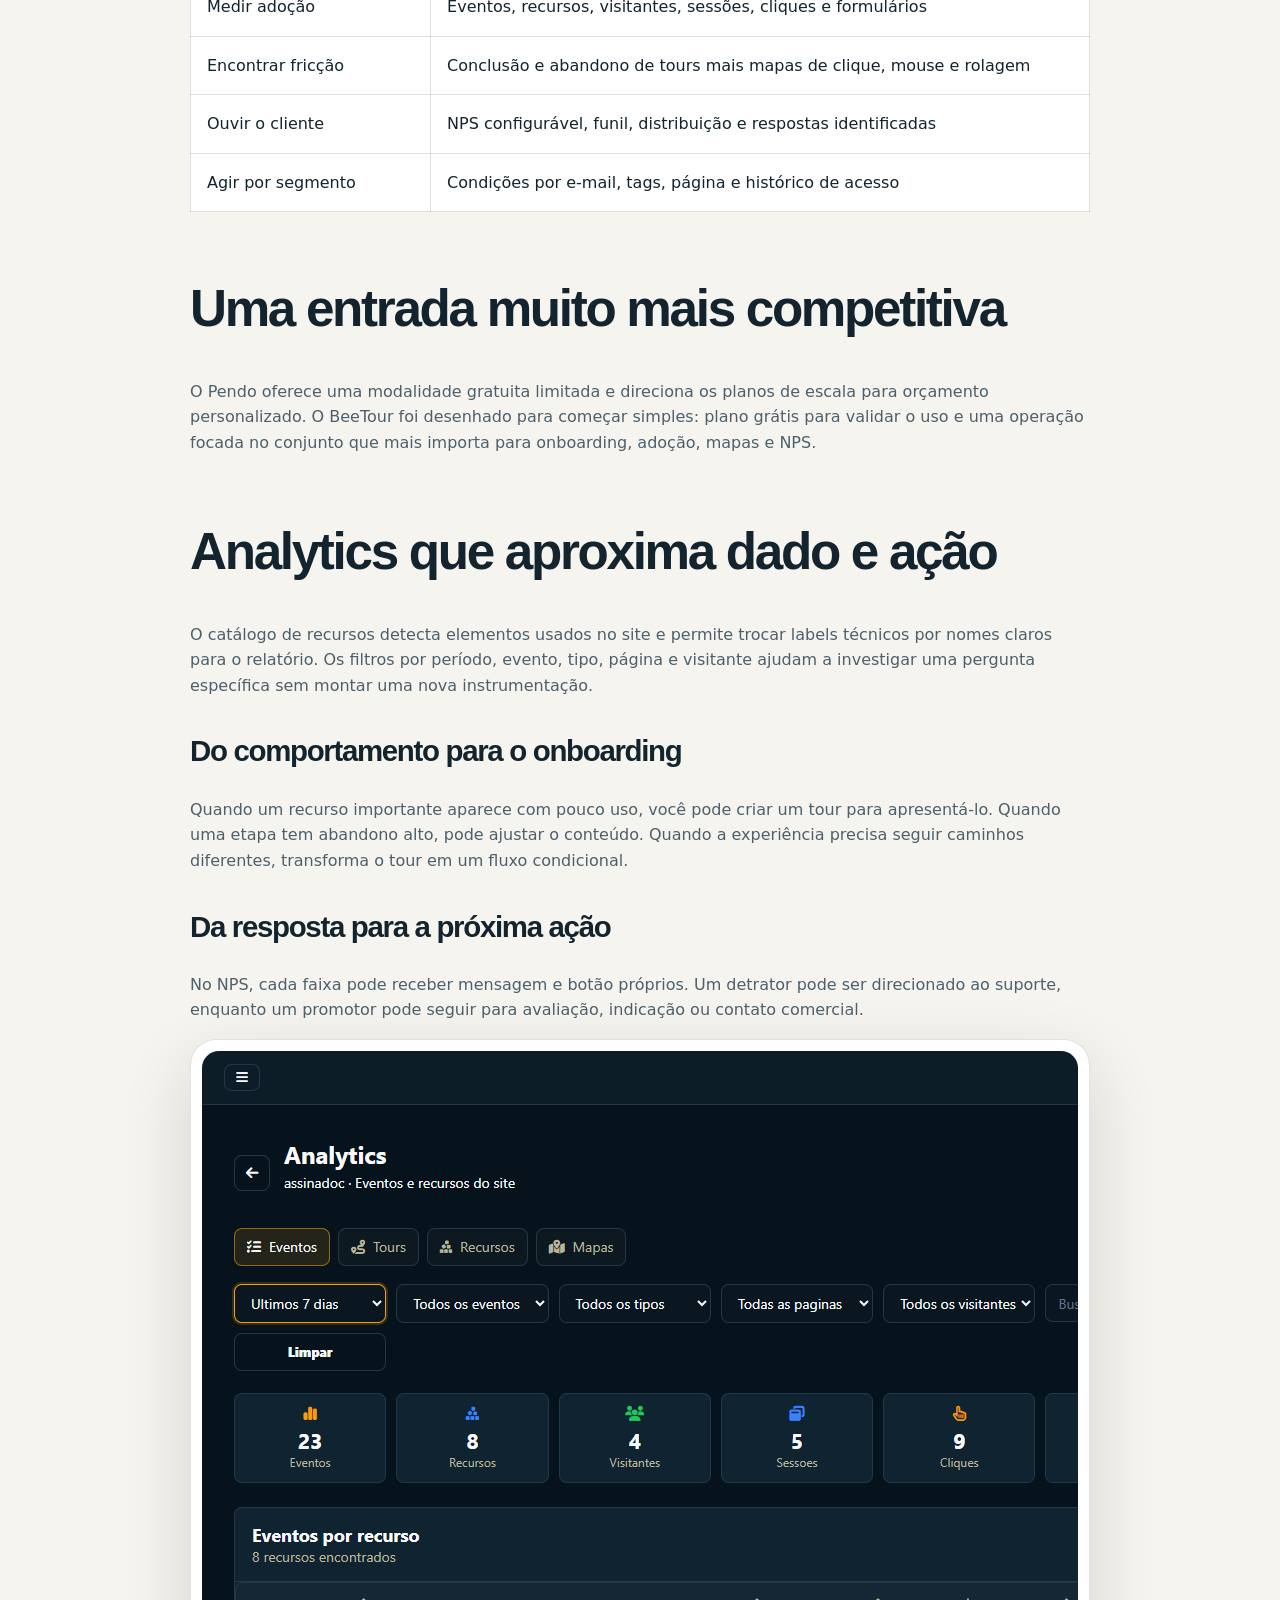
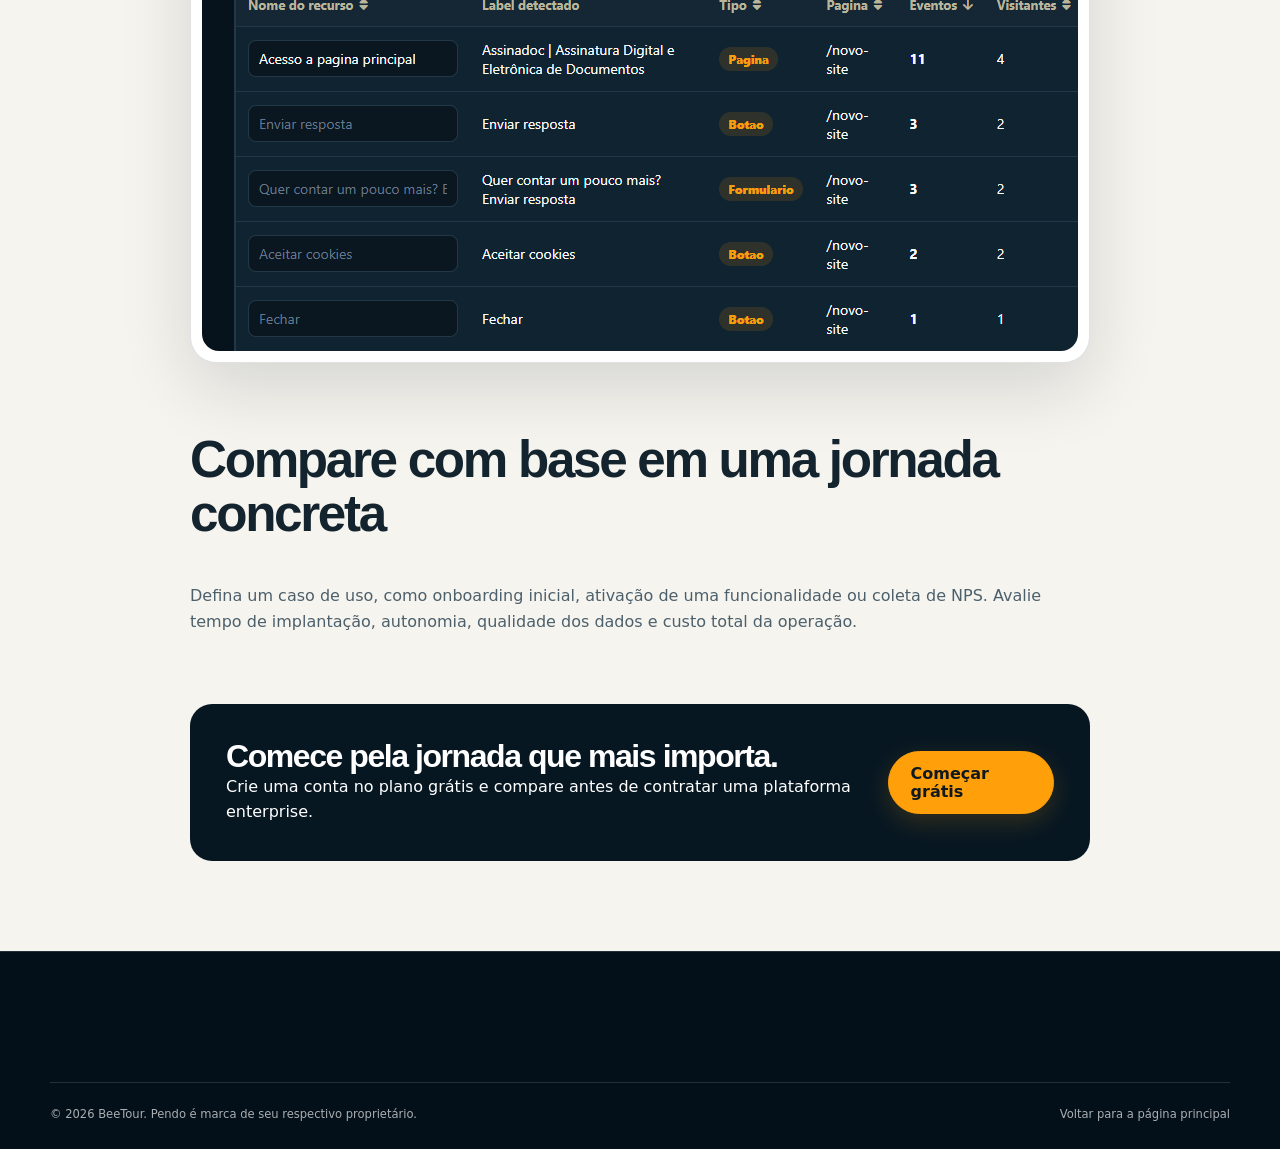
<file: alternativa-pendo.html>
<!doctype html>
<html lang="pt-BR">
<head>
  <meta charset="utf-8">
  <meta name="viewport" content="width=device-width, initial-scale=1">
  <title>Alternativa ao Pendo para onboarding e analytics | BeeTour</title>
  <meta name="description" content="Conheça o BeeTour como alternativa ao Pendo para equipes que precisam de tour guiado, fluxos, analytics de produto, NPS e mapas com operação simples.">
  <meta name="robots" content="index, follow, max-image-preview:large">
  <link rel="canonical" href="https://beetour.com.br/alternativa-pendo.html">
  <link rel="icon" href="icone-hor-escuro.svg" type="image/svg+xml">
  <link rel="stylesheet" href="styles.css">
  <meta property="og:type" content="article">
  <meta property="og:title" content="BeeTour: alternativa ao Pendo para onboarding e analytics">
  <meta property="og:description" content="Uma camada direta para orientar usuários, medir recursos, coletar NPS e observar comportamento.">
  <meta property="og:url" content="https://beetour.com.br/alternativa-pendo.html">
  <meta property="og:image" content="https://beetour.com.br/assets/screenshots/analytics.png">
  <script type="application/ld+json">
  {"@context":"https://schema.org","@type":"Article","headline":"Alternativa ao Pendo para onboarding e analytics","inLanguage":"pt-BR","author":{"@type":"Organization","name":"BeeTour"},"mainEntityOfPage":"https://beetour.com.br/alternativa-pendo.html"}
  </script>
</head>
<body class="seo-page">
  <header class="site-header scrolled">
    <div class="container nav-wrap">
      <a class="brand" href="index.html"><img src="logo-hor-claro.svg" width="174" height="52" alt="BeeTour"></a>
      <nav class="main-nav seo-nav">
        <a href="index.html#recursos">Recursos</a>
        <a href="index.html#analytics">Analytics</a>
        <a href="index.html#comparar">Comparar</a>
        <a class="button button-small" href="https://app.beetour.com.br/register">Começar grátis</a>
      </nav>
    </div>
  </header>

  <main>
    <section class="seo-hero">
      <div class="container">
        <p class="eyebrow"><span></span> Alternativa ao Pendo</p>
        <h1>Experiência de produto com foco no que o time vai operar.</h1>
        <p>O BeeTour combina onboarding visual, leitura de adoção, mapas de comportamento e NPS para equipes que querem evitar a complexidade e o investimento típico de uma plataforma enterprise.</p>
        <a class="button button-large" href="https://app.beetour.com.br/register">Começar no plano grátis</a>
      </div>
    </section>

    <article class="seo-body">
      <div class="container">
        <h2>Quando buscar uma alternativa ao Pendo?</h2>
        <p>O Pendo é uma plataforma ampla, voltada também a operações enterprise. Os planos pagos trabalham com preço personalizado por volume de usuários ativos e recursos. Uma alternativa mais enxuta faz sentido quando a prioridade é colocar tours e jornadas no ar, medir o essencial e manter o custo previsível.</p>

        <h2>O núcleo de experiência de produto do BeeTour</h2>
        <table class="comparison-table">
          <thead><tr><th>Objetivo</th><th>Como o BeeTour atende</th></tr></thead>
          <tbody>
            <tr><td>Orientar novos usuários</td><td>Tours visuais com mídia, destaque e avanço por interação real</td></tr>
            <tr><td>Conectar jornadas</td><td>Fluxos multipágina com condições e ramificações</td></tr>
            <tr><td>Medir adoção</td><td>Eventos, recursos, visitantes, sessões, cliques e formulários</td></tr>
            <tr><td>Encontrar fricção</td><td>Conclusão e abandono de tours mais mapas de clique, mouse e rolagem</td></tr>
            <tr><td>Ouvir o cliente</td><td>NPS configurável, funil, distribuição e respostas identificadas</td></tr>
            <tr><td>Agir por segmento</td><td>Condições por e-mail, tags, página e histórico de acesso</td></tr>
          </tbody>
        </table>

        <h2>Uma entrada muito mais competitiva</h2>
        <p>O Pendo oferece uma modalidade gratuita limitada e direciona os planos de escala para orçamento personalizado. O BeeTour foi desenhado para começar simples: plano grátis para validar o uso e uma operação focada no conjunto que mais importa para onboarding, adoção, mapas e NPS.</p>

        <h2>Analytics que aproxima dado e ação</h2>
        <p>O catálogo de recursos detecta elementos usados no site e permite trocar labels técnicos por nomes claros para o relatório. Os filtros por período, evento, tipo, página e visitante ajudam a investigar uma pergunta específica sem montar uma nova instrumentação.</p>

        <h3>Do comportamento para o onboarding</h3>
        <p>Quando um recurso importante aparece com pouco uso, você pode criar um tour para apresentá-lo. Quando uma etapa tem abandono alto, pode ajustar o conteúdo. Quando a experiência precisa seguir caminhos diferentes, transforma o tour em um fluxo condicional.</p>

        <h3>Da resposta para a próxima ação</h3>
        <p>No NPS, cada faixa pode receber mensagem e botão próprios. Um detrator pode ser direcionado ao suporte, enquanto um promotor pode seguir para avaliação, indicação ou contato comercial.</p>

        <div class="product-shot product-shot-paper">
          <img src="assets/screenshots/analytics.png" width="1190" height="900" alt="Analytics real de produto no BeeTour">
        </div>

        <h2>Compare com base em uma jornada concreta</h2>
        <p>Defina um caso de uso, como onboarding inicial, ativação de uma funcionalidade ou coleta de NPS. Avalie tempo de implantação, autonomia, qualidade dos dados e custo total da operação.</p>

        <div class="seo-cta">
          <div><h2>Comece pela jornada que mais importa.</h2><span>Crie uma conta no plano grátis e compare antes de contratar uma plataforma enterprise.</span></div>
          <a class="button" href="https://app.beetour.com.br/register">Começar grátis</a>
        </div>
      </div>
    </article>
  </main>

  <footer class="site-footer">
    <div class="container footer-bottom">
      <span>© <span data-year></span> BeeTour. Pendo é marca de seu respectivo proprietário.</span>
      <a href="index.html">Voltar para a página principal</a>
    </div>
  </footer>
  <script src="script.js" defer></script>
</body>
</html>
</file>
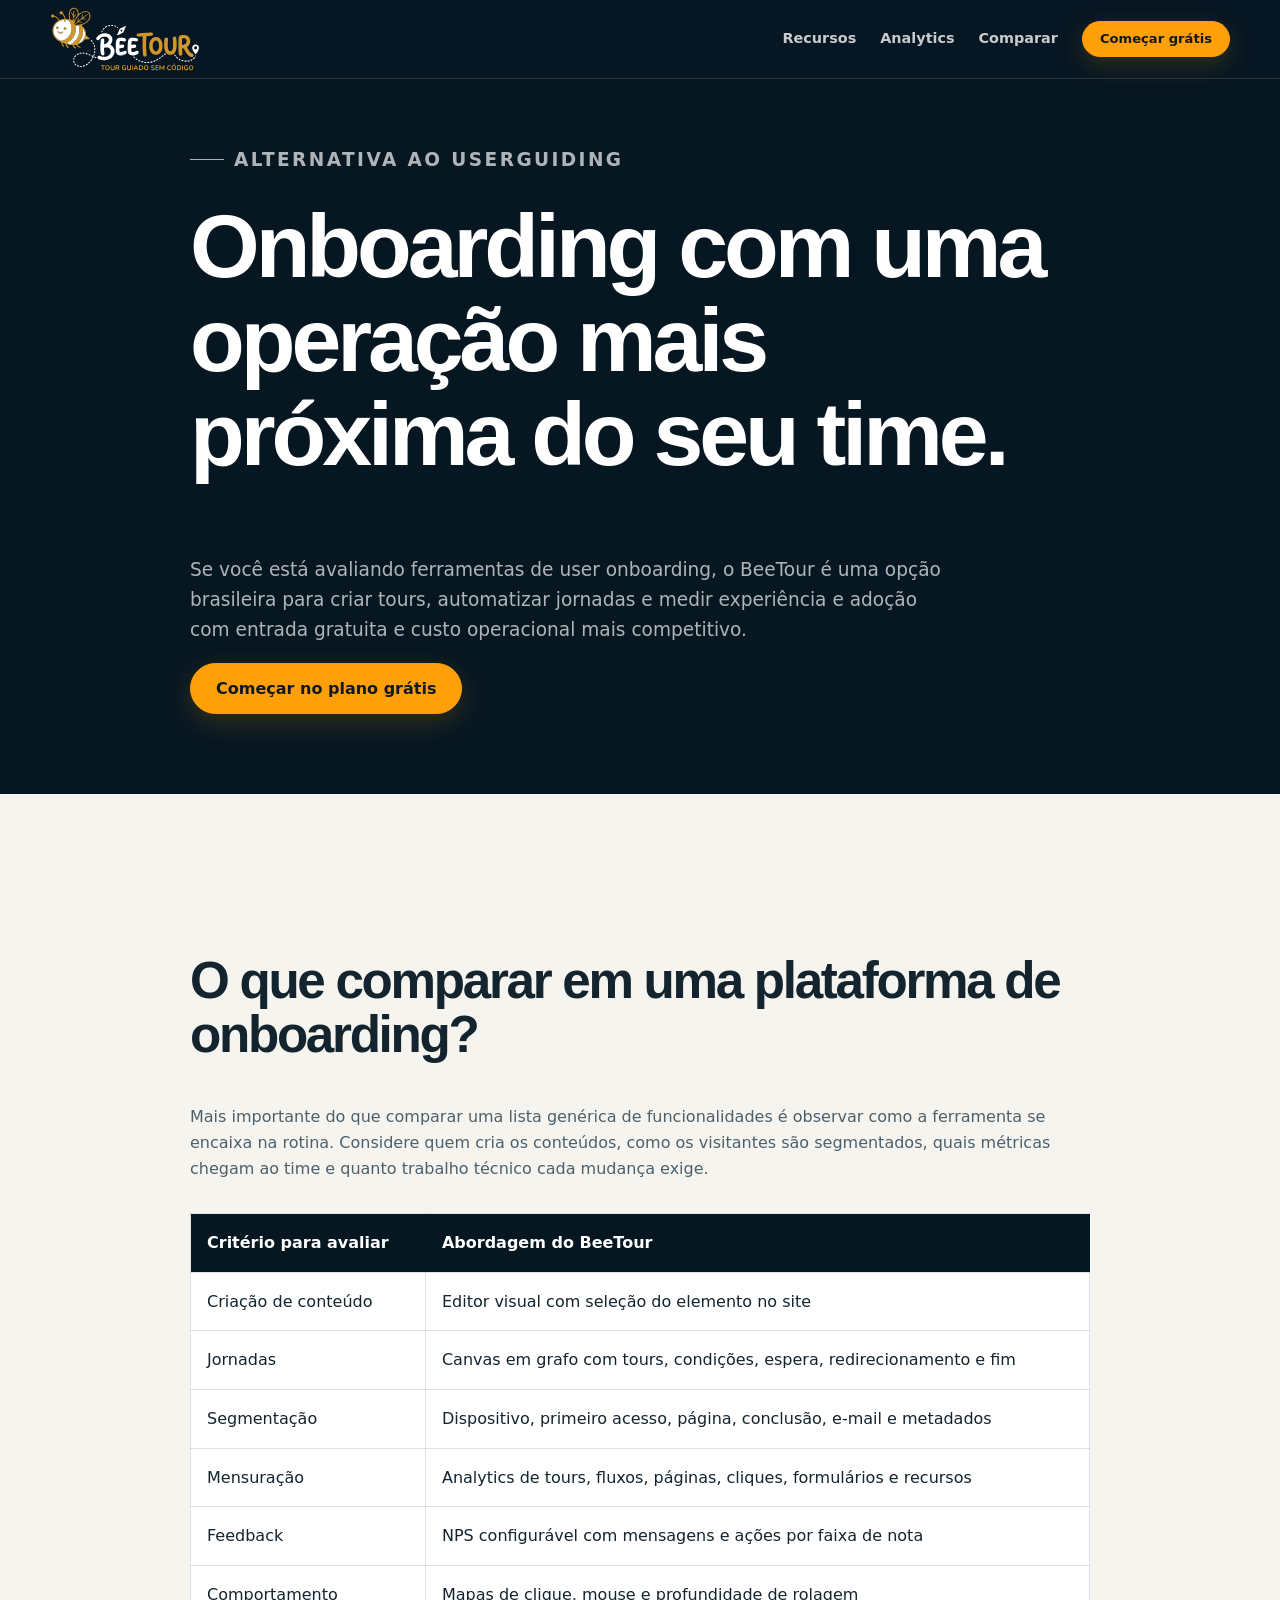
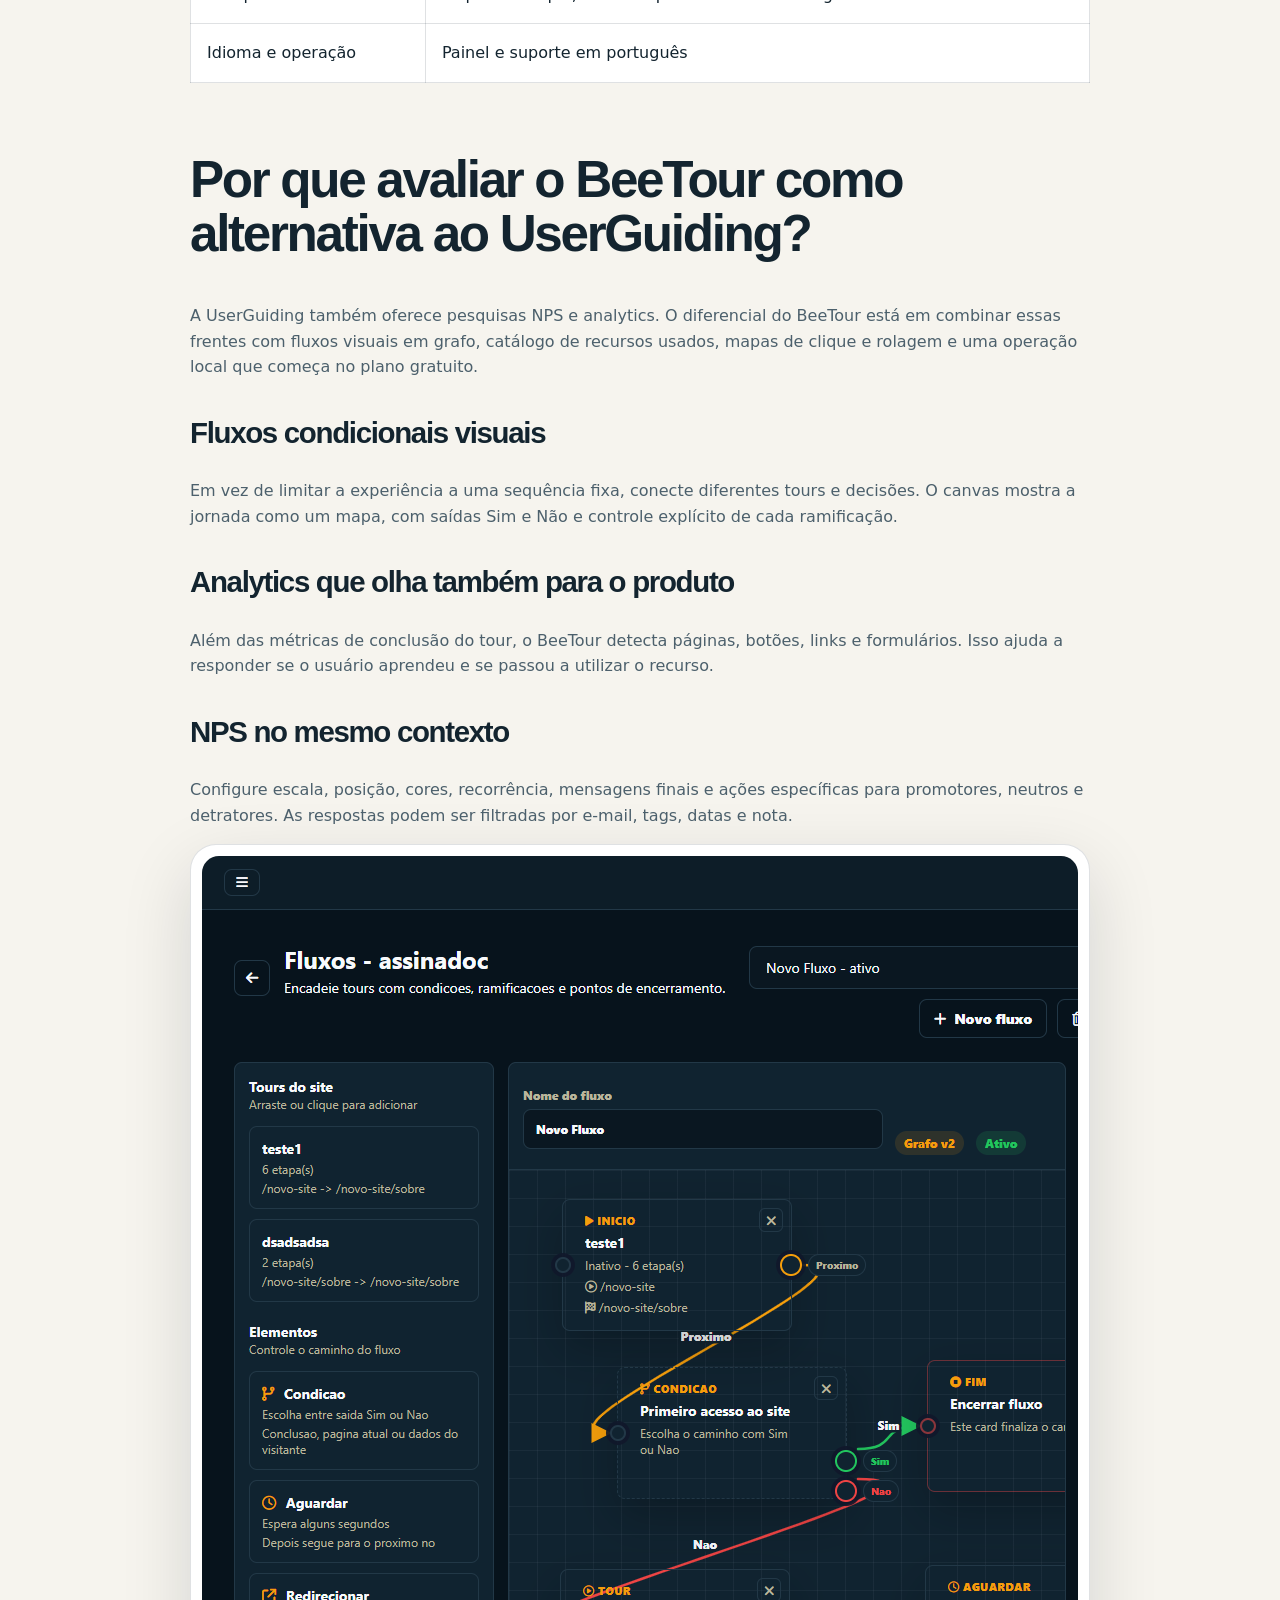
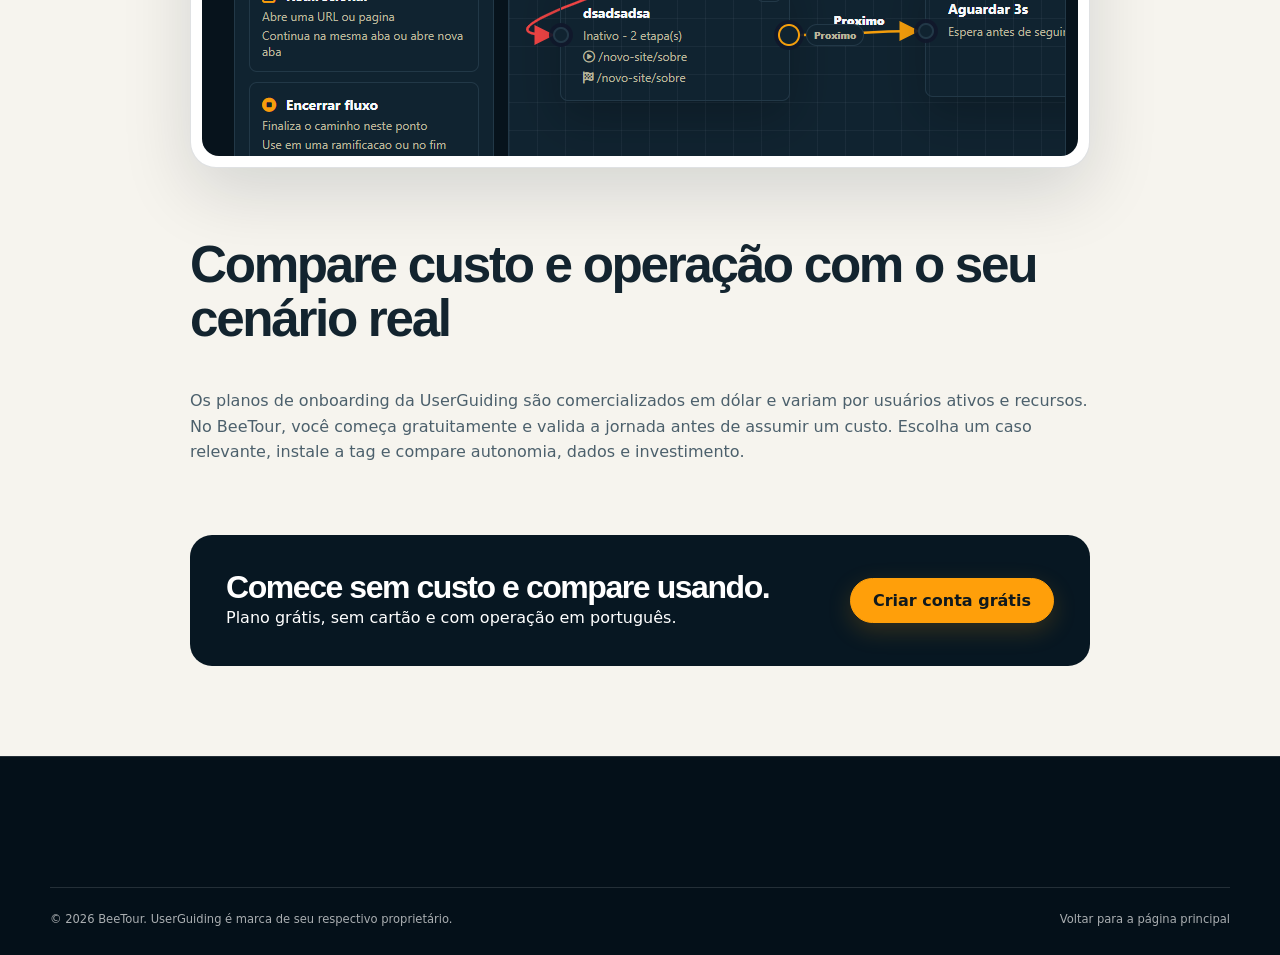
<file: alternativa-userguiding.html>
<!doctype html>
<html lang="pt-BR">
<head>
  <meta charset="utf-8">
  <meta name="viewport" content="width=device-width, initial-scale=1">
  <title>Alternativa ao UserGuiding em português | BeeTour</title>
  <meta name="description" content="Avalie o BeeTour como alternativa ao UserGuiding para tours guiados, fluxos condicionais, analytics de recursos, NPS e mapas de comportamento.">
  <meta name="robots" content="index, follow, max-image-preview:large">
  <link rel="canonical" href="https://beetour.com.br/alternativa-userguiding.html">
  <link rel="icon" href="icone-hor-escuro.svg" type="image/svg+xml">
  <link rel="stylesheet" href="styles.css">
  <meta property="og:type" content="article">
  <meta property="og:title" content="BeeTour: uma alternativa ao UserGuiding para avaliar">
  <meta property="og:description" content="Tours, fluxos condicionais, product analytics, NPS e mapas em uma plataforma brasileira.">
  <meta property="og:url" content="https://beetour.com.br/alternativa-userguiding.html">
  <meta property="og:image" content="https://beetour.com.br/assets/screenshots/flows.png">
  <script type="application/ld+json">
  {"@context":"https://schema.org","@type":"Article","headline":"Alternativa ao UserGuiding em português","inLanguage":"pt-BR","author":{"@type":"Organization","name":"BeeTour"},"mainEntityOfPage":"https://beetour.com.br/alternativa-userguiding.html"}
  </script>
</head>
<body class="seo-page">
  <header class="site-header scrolled">
    <div class="container nav-wrap">
      <a class="brand" href="index.html"><img src="logo-hor-claro.svg" width="174" height="52" alt="BeeTour"></a>
      <nav class="main-nav seo-nav">
        <a href="index.html#recursos">Recursos</a>
        <a href="index.html#analytics">Analytics</a>
        <a href="index.html#comparar">Comparar</a>
        <a class="button button-small" href="https://app.beetour.com.br/register">Começar grátis</a>
      </nav>
    </div>
  </header>

  <main>
    <section class="seo-hero">
      <div class="container">
        <p class="eyebrow"><span></span> Alternativa ao UserGuiding</p>
        <h1>Onboarding com uma operação mais próxima do seu time.</h1>
        <p>Se você está avaliando ferramentas de user onboarding, o BeeTour é uma opção brasileira para criar tours, automatizar jornadas e medir experiência e adoção com entrada gratuita e custo operacional mais competitivo.</p>
        <a class="button button-large" href="https://app.beetour.com.br/register">Começar no plano grátis</a>
      </div>
    </section>

    <article class="seo-body">
      <div class="container">
        <h2>O que comparar em uma plataforma de onboarding?</h2>
        <p>Mais importante do que comparar uma lista genérica de funcionalidades é observar como a ferramenta se encaixa na rotina. Considere quem cria os conteúdos, como os visitantes são segmentados, quais métricas chegam ao time e quanto trabalho técnico cada mudança exige.</p>

        <table class="comparison-table">
          <thead><tr><th>Critério para avaliar</th><th>Abordagem do BeeTour</th></tr></thead>
          <tbody>
            <tr><td>Criação de conteúdo</td><td>Editor visual com seleção do elemento no site</td></tr>
            <tr><td>Jornadas</td><td>Canvas em grafo com tours, condições, espera, redirecionamento e fim</td></tr>
            <tr><td>Segmentação</td><td>Dispositivo, primeiro acesso, página, conclusão, e-mail e metadados</td></tr>
            <tr><td>Mensuração</td><td>Analytics de tours, fluxos, páginas, cliques, formulários e recursos</td></tr>
            <tr><td>Feedback</td><td>NPS configurável com mensagens e ações por faixa de nota</td></tr>
            <tr><td>Comportamento</td><td>Mapas de clique, mouse e profundidade de rolagem</td></tr>
            <tr><td>Idioma e operação</td><td>Painel e suporte em português</td></tr>
          </tbody>
        </table>

        <h2>Por que avaliar o BeeTour como alternativa ao UserGuiding?</h2>
        <p>A UserGuiding também oferece pesquisas NPS e analytics. O diferencial do BeeTour está em combinar essas frentes com fluxos visuais em grafo, catálogo de recursos usados, mapas de clique e rolagem e uma operação local que começa no plano gratuito.</p>
        <h3>Fluxos condicionais visuais</h3>
        <p>Em vez de limitar a experiência a uma sequência fixa, conecte diferentes tours e decisões. O canvas mostra a jornada como um mapa, com saídas Sim e Não e controle explícito de cada ramificação.</p>

        <h3>Analytics que olha também para o produto</h3>
        <p>Além das métricas de conclusão do tour, o BeeTour detecta páginas, botões, links e formulários. Isso ajuda a responder se o usuário aprendeu e se passou a utilizar o recurso.</p>

        <h3>NPS no mesmo contexto</h3>
        <p>Configure escala, posição, cores, recorrência, mensagens finais e ações específicas para promotores, neutros e detratores. As respostas podem ser filtradas por e-mail, tags, datas e nota.</p>

        <div class="product-shot product-shot-paper">
          <img src="assets/screenshots/flows.png" width="1190" height="900" alt="Fluxo condicional real criado no BeeTour">
        </div>

        <h2>Compare custo e operação com o seu cenário real</h2>
        <p>Os planos de onboarding da UserGuiding são comercializados em dólar e variam por usuários ativos e recursos. No BeeTour, você começa gratuitamente e valida a jornada antes de assumir um custo. Escolha um caso relevante, instale a tag e compare autonomia, dados e investimento.</p>

        <div class="seo-cta">
          <div><h2>Comece sem custo e compare usando.</h2><span>Plano grátis, sem cartão e com operação em português.</span></div>
          <a class="button" href="https://app.beetour.com.br/register">Criar conta grátis</a>
        </div>
      </div>
    </article>
  </main>

  <footer class="site-footer">
    <div class="container footer-bottom">
      <span>© <span data-year></span> BeeTour. UserGuiding é marca de seu respectivo proprietário.</span>
      <a href="index.html">Voltar para a página principal</a>
    </div>
  </footer>
  <script src="script.js" defer></script>
</body>
</html>
</file>
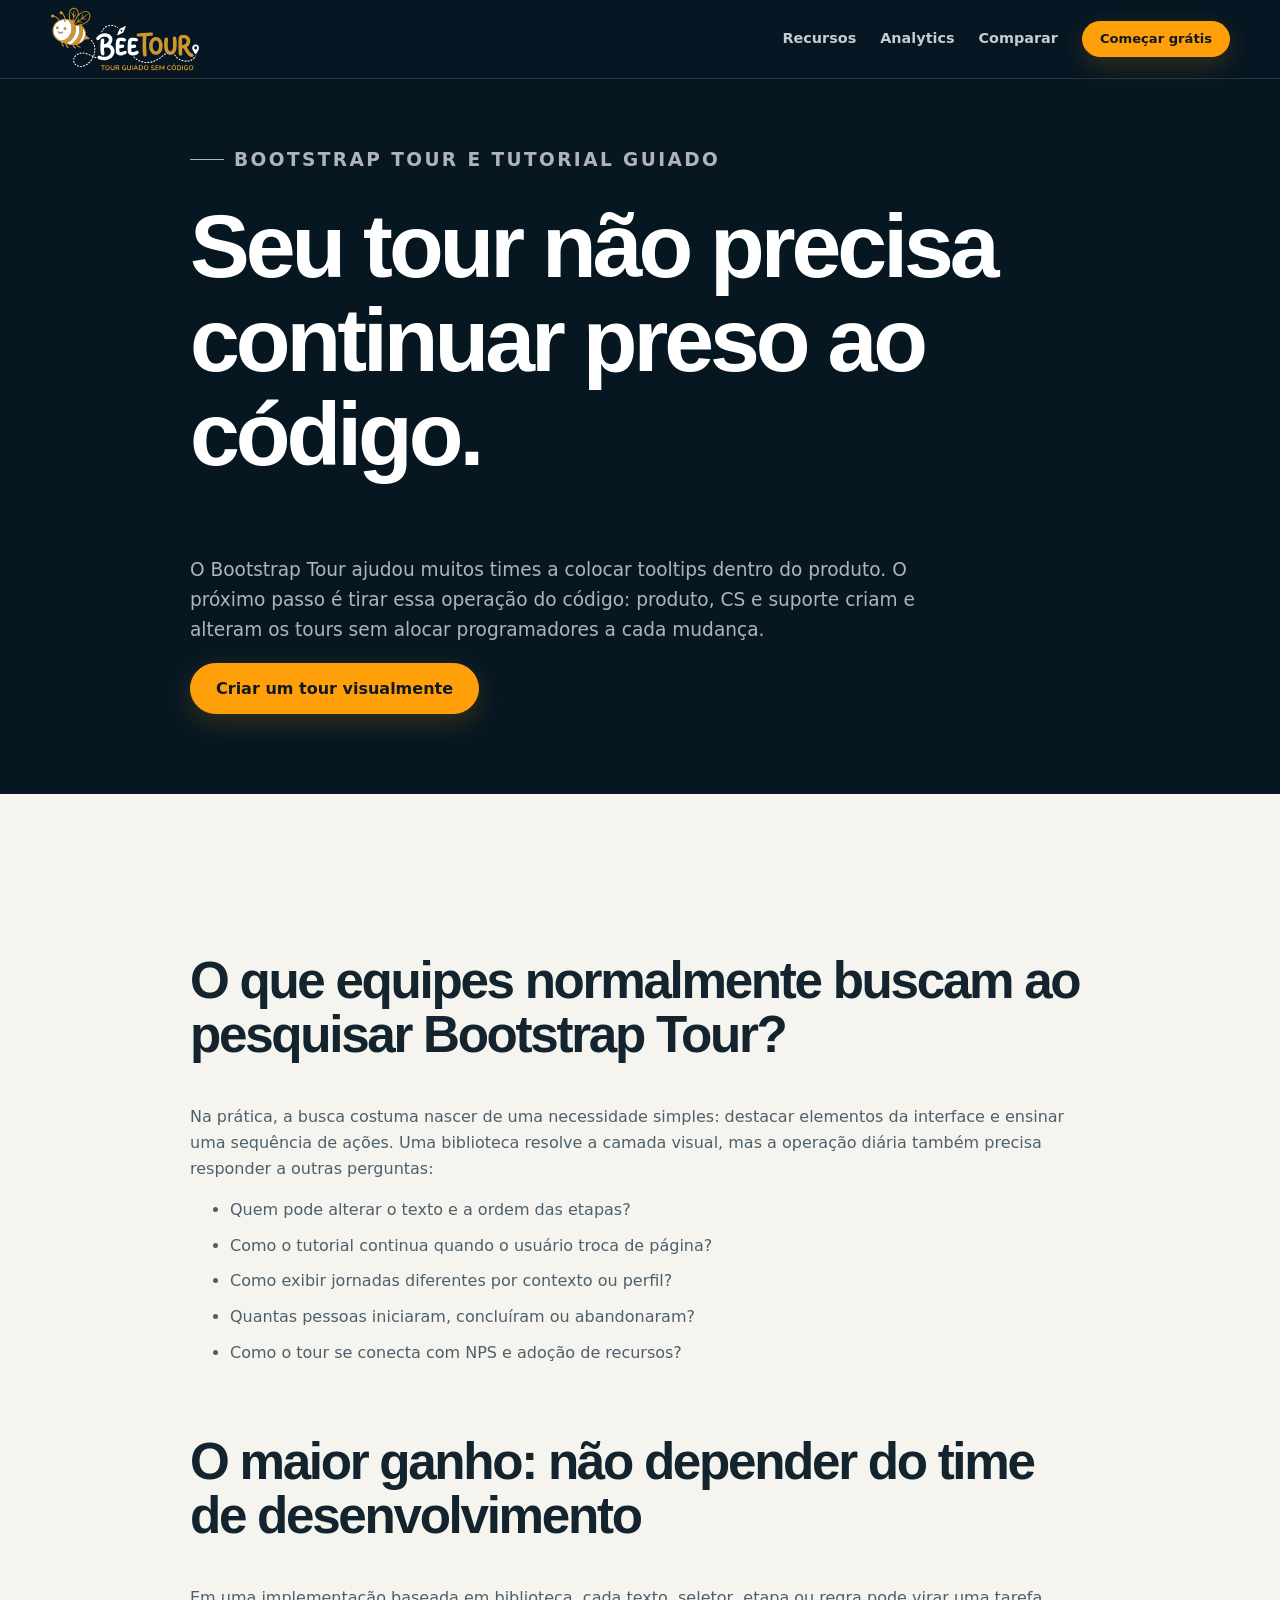
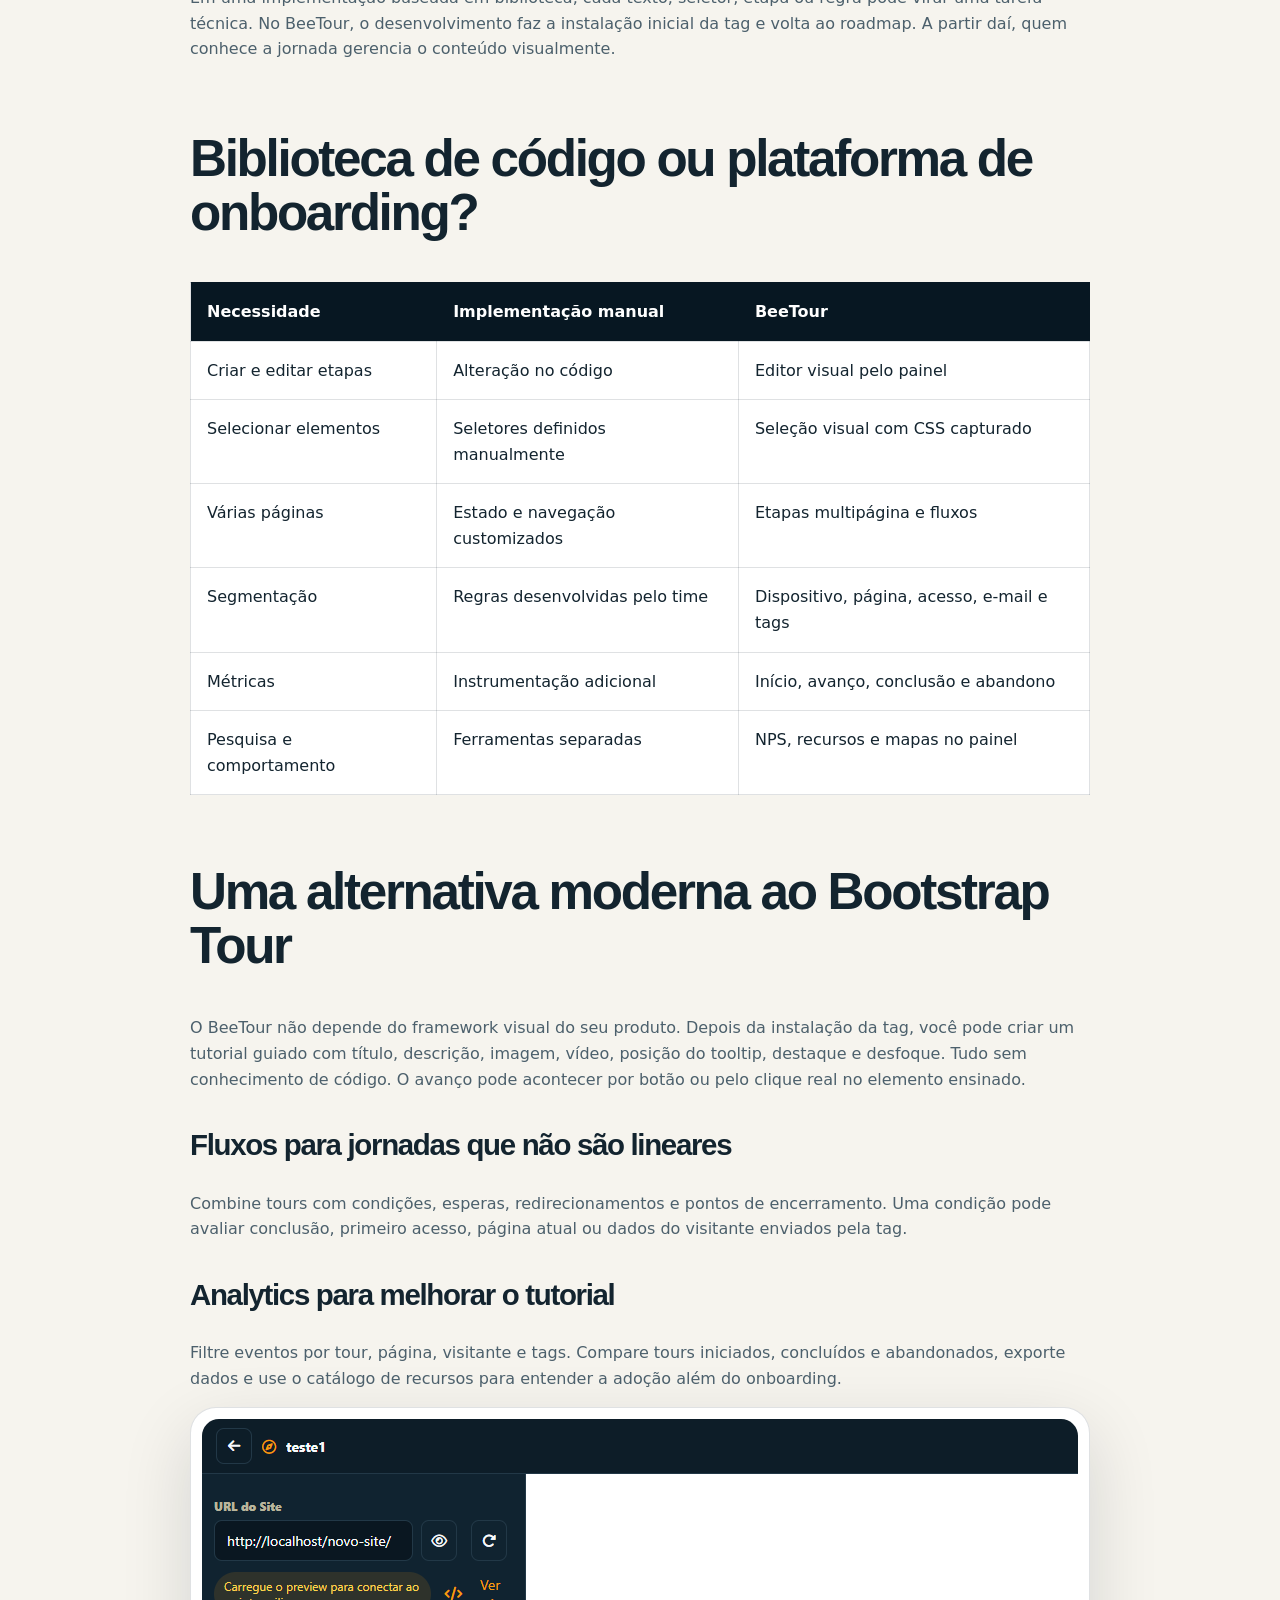
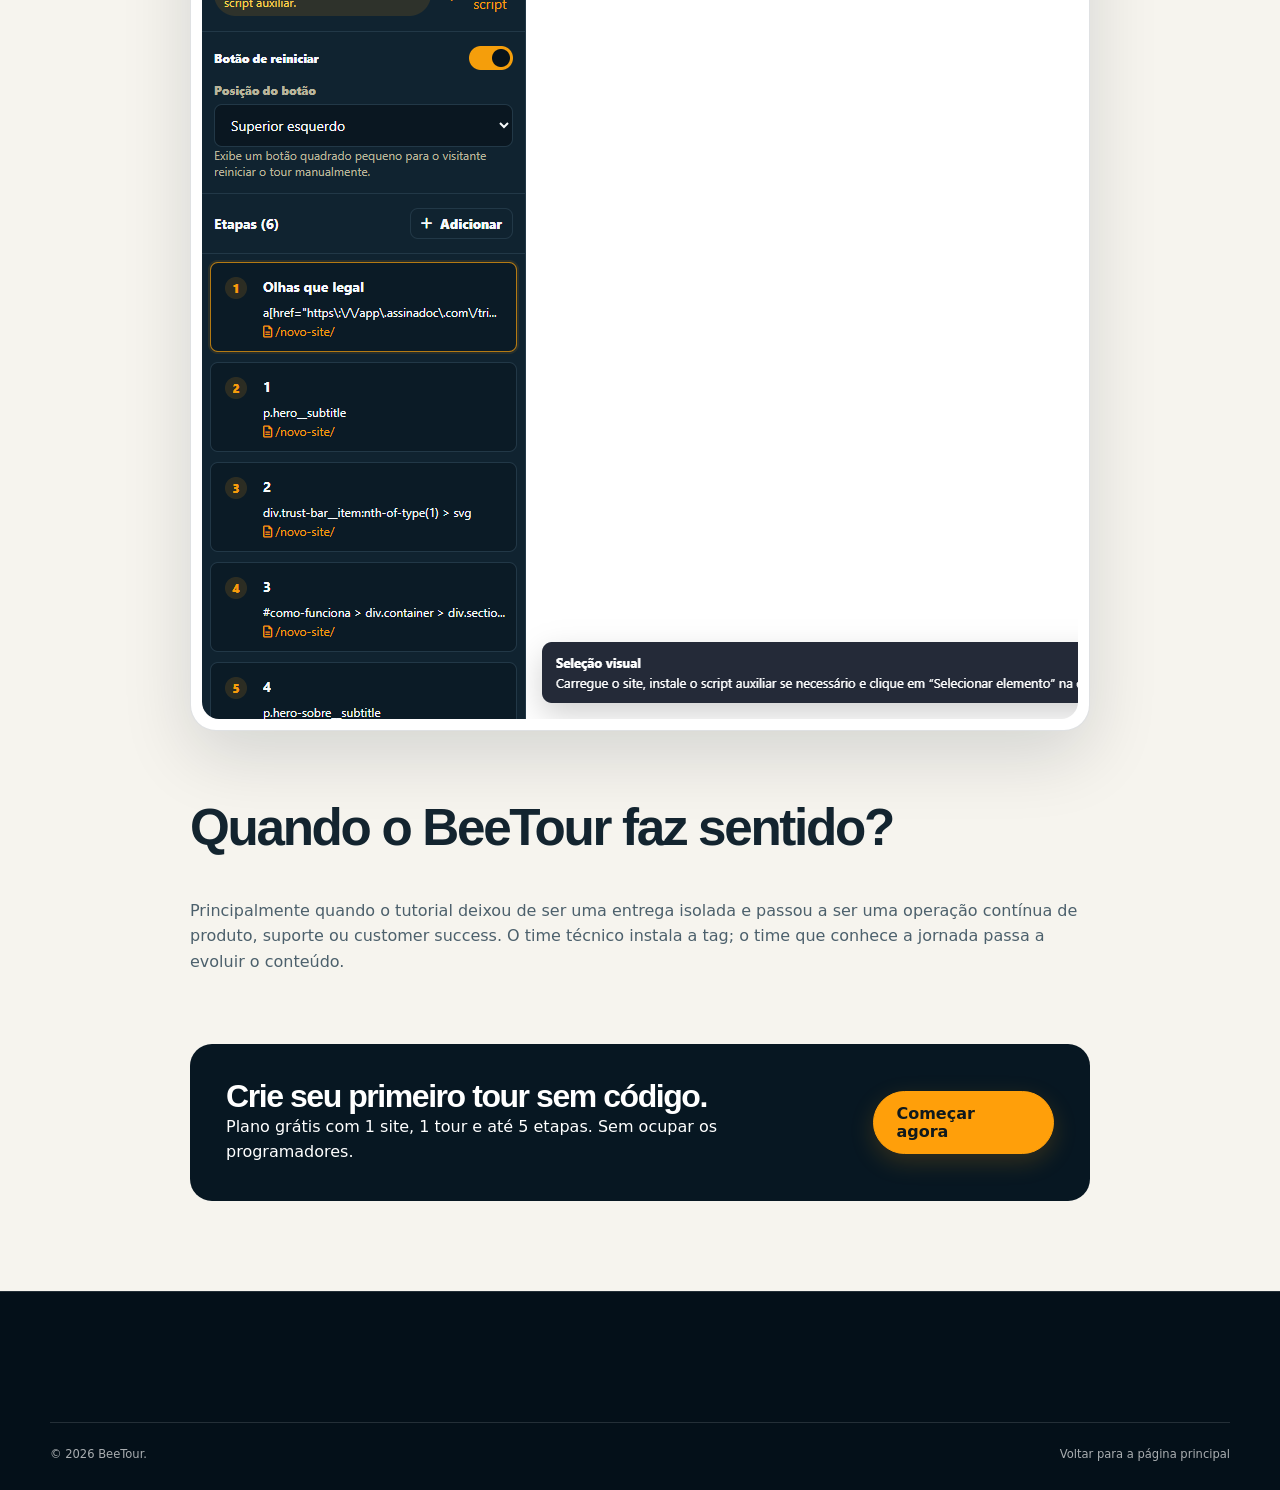
<file: bootstrap-tour.html>
<!doctype html>
<html lang="pt-BR">
<head>
  <meta charset="utf-8">
  <meta name="viewport" content="width=device-width, initial-scale=1">
  <title>Alternativa ao Bootstrap Tour com editor visual | BeeTour</title>
  <meta name="description" content="Procurando Bootstrap Tour? Conheça uma alternativa com editor visual, tours multipágina, fluxos condicionais, analytics, NPS e mapas de calor.">
  <meta name="robots" content="index, follow, max-image-preview:large">
  <link rel="canonical" href="https://beetour.com.br/bootstrap-tour.html">
  <link rel="icon" href="icone-hor-escuro.svg" type="image/svg+xml">
  <link rel="stylesheet" href="styles.css">
  <meta property="og:type" content="article">
  <meta property="og:title" content="Do Bootstrap Tour a um onboarding gerenciado visualmente">
  <meta property="og:description" content="Crie, publique e meça tutoriais guiados sem manter cada etapa diretamente no código.">
  <meta property="og:url" content="https://beetour.com.br/bootstrap-tour.html">
  <meta property="og:image" content="https://beetour.com.br/assets/screenshots/editor.png">
  <script type="application/ld+json">
  {
    "@context":"https://schema.org",
    "@type":"TechArticle",
    "headline":"Alternativa ao Bootstrap Tour com editor visual",
    "description":"Como evoluir de uma biblioteca de tour em Bootstrap para uma plataforma gerenciada de onboarding.",
    "inLanguage":"pt-BR",
    "author":{"@type":"Organization","name":"BeeTour"},
    "publisher":{"@type":"Organization","name":"BeeTour","logo":{"@type":"ImageObject","url":"https://beetour.com.br/logo-hor-claro.svg"}},
    "mainEntityOfPage":"https://beetour.com.br/bootstrap-tour.html"
  }
  </script>
</head>
<body class="seo-page">
  <header class="site-header scrolled">
    <div class="container nav-wrap">
      <a class="brand" href="index.html"><img src="logo-hor-claro.svg" width="174" height="52" alt="BeeTour"></a>
      <nav class="main-nav seo-nav">
        <a href="index.html#recursos">Recursos</a>
        <a href="index.html#analytics">Analytics</a>
        <a href="index.html#comparar">Comparar</a>
        <a class="button button-small" href="https://app.beetour.com.br/register">Começar grátis</a>
      </nav>
    </div>
  </header>

  <main>
    <section class="seo-hero">
      <div class="container">
        <p class="eyebrow"><span></span> Bootstrap Tour e tutorial guiado</p>
        <h1>Seu tour não precisa continuar preso ao código.</h1>
        <p>O Bootstrap Tour ajudou muitos times a colocar tooltips dentro do produto. O próximo passo é tirar essa operação do código: produto, CS e suporte criam e alteram os tours sem alocar programadores a cada mudança.</p>
        <a class="button button-large" href="https://app.beetour.com.br/register">Criar um tour visualmente</a>
      </div>
    </section>

    <article class="seo-body">
      <div class="container">
        <h2>O que equipes normalmente buscam ao pesquisar Bootstrap Tour?</h2>
        <p>Na prática, a busca costuma nascer de uma necessidade simples: destacar elementos da interface e ensinar uma sequência de ações. Uma biblioteca resolve a camada visual, mas a operação diária também precisa responder a outras perguntas:</p>
        <ul>
          <li>Quem pode alterar o texto e a ordem das etapas?</li>
          <li>Como o tutorial continua quando o usuário troca de página?</li>
          <li>Como exibir jornadas diferentes por contexto ou perfil?</li>
          <li>Quantas pessoas iniciaram, concluíram ou abandonaram?</li>
          <li>Como o tour se conecta com NPS e adoção de recursos?</li>
        </ul>

        <h2>O maior ganho: não depender do time de desenvolvimento</h2>
        <p>Em uma implementação baseada em biblioteca, cada texto, seletor, etapa ou regra pode virar uma tarefa técnica. No BeeTour, o desenvolvimento faz a instalação inicial da tag e volta ao roadmap. A partir daí, quem conhece a jornada gerencia o conteúdo visualmente.</p>

        <h2>Biblioteca de código ou plataforma de onboarding?</h2>
        <table class="comparison-table">
          <thead><tr><th>Necessidade</th><th>Implementação manual</th><th>BeeTour</th></tr></thead>
          <tbody>
            <tr><td>Criar e editar etapas</td><td>Alteração no código</td><td>Editor visual pelo painel</td></tr>
            <tr><td>Selecionar elementos</td><td>Seletores definidos manualmente</td><td>Seleção visual com CSS capturado</td></tr>
            <tr><td>Várias páginas</td><td>Estado e navegação customizados</td><td>Etapas multipágina e fluxos</td></tr>
            <tr><td>Segmentação</td><td>Regras desenvolvidas pelo time</td><td>Dispositivo, página, acesso, e-mail e tags</td></tr>
            <tr><td>Métricas</td><td>Instrumentação adicional</td><td>Início, avanço, conclusão e abandono</td></tr>
            <tr><td>Pesquisa e comportamento</td><td>Ferramentas separadas</td><td>NPS, recursos e mapas no painel</td></tr>
          </tbody>
        </table>

        <h2>Uma alternativa moderna ao Bootstrap Tour</h2>
        <p>O BeeTour não depende do framework visual do seu produto. Depois da instalação da tag, você pode criar um tutorial guiado com título, descrição, imagem, vídeo, posição do tooltip, destaque e desfoque. Tudo sem conhecimento de código. O avanço pode acontecer por botão ou pelo clique real no elemento ensinado.</p>

        <h3>Fluxos para jornadas que não são lineares</h3>
        <p>Combine tours com condições, esperas, redirecionamentos e pontos de encerramento. Uma condição pode avaliar conclusão, primeiro acesso, página atual ou dados do visitante enviados pela tag.</p>

        <h3>Analytics para melhorar o tutorial</h3>
        <p>Filtre eventos por tour, página, visitante e tags. Compare tours iniciados, concluídos e abandonados, exporte dados e use o catálogo de recursos para entender a adoção além do onboarding.</p>

        <div class="product-shot product-shot-paper">
          <img src="assets/screenshots/editor.png" width="1440" height="900" alt="Editor visual real do BeeTour para substituir tours mantidos manualmente em código">
        </div>

        <h2>Quando o BeeTour faz sentido?</h2>
        <p>Principalmente quando o tutorial deixou de ser uma entrega isolada e passou a ser uma operação contínua de produto, suporte ou customer success. O time técnico instala a tag; o time que conhece a jornada passa a evoluir o conteúdo.</p>

        <div class="seo-cta">
          <div><h2>Crie seu primeiro tour sem código.</h2><span>Plano grátis com 1 site, 1 tour e até 5 etapas. Sem ocupar os programadores.</span></div>
          <a class="button" href="https://app.beetour.com.br/register">Começar agora</a>
        </div>
      </div>
    </article>
  </main>

  <footer class="site-footer">
    <div class="container footer-bottom">
      <span>© <span data-year></span> BeeTour.</span>
      <a href="index.html">Voltar para a página principal</a>
    </div>
  </footer>
  <script src="script.js" defer></script>
</body>
</html>
</file>
<file: styles.css>
:root {
  --ink: #071722;
  --ink-2: #0b2230;
  --ink-3: #123044;
  --paper: #f6f4ee;
  --paper-2: #ece9df;
  --white: #fff;
  --text: #13242f;
  --muted: #62727d;
  --line: rgba(8, 29, 42, .13);
  --line-dark: rgba(255, 255, 255, .13);
  --honey: #ff9f0a;
  --honey-2: #ffc54d;
  --lime: #b7df63;
  --blue: #75a7ff;
  --green: #32d583;
  --red: #ff6b6b;
  --radius: 22px;
  --radius-lg: 34px;
  --shadow: 0 24px 70px rgba(4, 22, 32, .14);
  --container: 1180px;
}

* { box-sizing: border-box; }
html { scroll-behavior: smooth; scroll-padding-top: 90px; }
body {
  margin: 0;
  color: var(--text);
  background: var(--paper);
  font-family: Inter, ui-sans-serif, system-ui, -apple-system, BlinkMacSystemFont, "Segoe UI", sans-serif;
  line-height: 1.6;
  -webkit-font-smoothing: antialiased;
}
img { display: block; max-width: 100%; }
a { color: inherit; text-decoration: none; }
button, input { font: inherit; }
button { color: inherit; }
h1, h2, h3, p { margin-top: 0; }
h1, h2, h3 {
  font-family: "Arial Black", "Segoe UI", sans-serif;
  letter-spacing: -.045em;
  line-height: 1.05;
}
h1 { font-size: clamp(3.25rem, 5.1vw, 4.8rem); }
h2 { font-size: clamp(2rem, 3.5vw, 3.45rem); }
h3 { font-size: clamp(1.3rem, 2.3vw, 2rem); }
.container { width: min(calc(100% - 40px), var(--container)); margin-inline: auto; }
.narrow { max-width: 820px; }
.center { text-align: center; }
.section { padding: 112px 0; }
.section-lead { color: var(--muted); font-size: clamp(1.05rem, 2vw, 1.25rem); }
.sr-only {
  position: absolute; width: 1px; height: 1px; padding: 0; margin: -1px;
  overflow: hidden; clip: rect(0, 0, 0, 0); white-space: nowrap; border: 0;
}
.skip-link {
  position: fixed; top: 10px; left: 10px; z-index: 999;
  padding: 10px 16px; background: var(--white); color: var(--ink);
  transform: translateY(-150%); border-radius: 8px;
}
.skip-link:focus { transform: translateY(0); }

.site-header {
  position: fixed; inset: 0 0 auto; z-index: 100;
  background: rgba(7, 23, 34, .78);
  border-bottom: 1px solid transparent;
  backdrop-filter: blur(18px);
  transition: .25s ease;
}
.site-header.scrolled { border-color: var(--line-dark); background: rgba(7, 23, 34, .94); }
.nav-wrap { min-height: 78px; display: flex; align-items: center; justify-content: space-between; gap: 28px; }
.brand img { width: 150px; height: auto; }
.main-nav { display: flex; align-items: center; gap: 24px; color: rgba(255,255,255,.78); font-size: .9rem; font-weight: 700; }
.main-nav > a:not(.button):hover { color: var(--white); }
.nav-resource-menu { position: relative; display: flex; align-items: center; gap: 4px; }
.nav-resource-trigger,
.nav-resource-toggle {
  color: rgba(255,255,255,.78); transition: color .2s ease;
}
.nav-resource-trigger:hover,
.nav-resource-menu:hover .nav-resource-trigger,
.nav-resource-menu.is-open .nav-resource-trigger,
.nav-resource-menu:focus-within .nav-resource-trigger,
.nav-resource-toggle:hover,
.nav-resource-menu:hover .nav-resource-toggle,
.nav-resource-menu.is-open .nav-resource-toggle,
.nav-resource-menu:focus-within .nav-resource-toggle { color: var(--white); }
.nav-resource-trigger { display: inline-flex; align-items: center; }
.nav-resource-toggle {
  display: inline-flex; align-items: center; justify-content: center;
  width: 24px; height: 24px; padding: 0; border: 0; background: transparent; cursor: pointer;
}
.nav-resource-arrow {
  width: 18px; height: 18px; display: inline-flex; align-items: center; justify-content: center;
  color: var(--honey); transition: transform .2s ease, color .2s ease;
}
.nav-resource-arrow svg { width: 16px; height: 16px; }
.nav-resource-menu.is-open .nav-resource-arrow,
.nav-resource-menu:hover .nav-resource-arrow,
.nav-resource-menu:focus-within .nav-resource-arrow { transform: rotate(180deg); }
.resource-mega-menu {
  position: absolute; top: calc(100% + 8px); left: 50%; z-index: 120;
  display: none; grid-template-columns: .8fr 1.2fr; width: min(780px, calc(100vw - 40px));
  overflow: hidden; border: 1px solid var(--line-dark); border-radius: 22px;
  background: #0c2635; box-shadow: 0 28px 80px rgba(0,0,0,.38);
  transform: translateX(-45%);
}
.resource-mega-menu::before {
  content: ""; position: absolute; left: 0; right: 0; top: -12px; height: 12px;
}
.nav-resource-menu:hover .resource-mega-menu,
.nav-resource-menu:focus-within .resource-mega-menu,
.nav-resource-menu.is-open .resource-mega-menu { display: grid; }
.resource-mega-intro { padding: 30px; background: linear-gradient(145deg, rgba(255,159,10,.16), rgba(255,255,255,.025)); }
.resource-mega-intro small { color: var(--honey-2); font-size: .68rem; font-weight: 900; letter-spacing: .12em; text-transform: uppercase; }
.resource-mega-intro strong { display: block; margin: 10px 0; color: var(--white); font: 1.35rem/1.15 "Arial Black", "Segoe UI", sans-serif; }
.resource-mega-intro p { margin-bottom: 18px; color: rgba(255,255,255,.61); font-size: .8rem; font-weight: 500; }
.resource-mega-intro a { color: var(--honey-2); font-size: .78rem; font-weight: 900; }
.resource-mega-links { display: grid; grid-template-columns: 1fr 1fr; gap: 1px; background: var(--line-dark); }
.resource-mega-links > a { display: flex; align-items: center; gap: 12px; padding: 20px; background: var(--ink-2); }
.resource-mega-links > a:hover,
.resource-mega-links > a:focus { background: var(--ink-3); }
.resource-menu-icon {
  flex: 0 0 38px; width: 38px; height: 38px; display: grid; place-items: center;
  border-radius: 10px; background: rgba(255,159,10,.12); color: var(--honey); font-size: 1rem;
}
.resource-menu-icon svg { width: 20px; height: 20px; }
.resource-mega-links b,
.resource-mega-links small { display: block; }
.resource-mega-links b { color: var(--white); font-size: .82rem; }
.resource-mega-links small { margin-top: 2px; color: rgba(255,255,255,.48); font-size: .68rem; font-weight: 500; }
.menu-toggle { display: none; background: none; border: 0; padding: 8px; }
.menu-toggle > span:not(.sr-only) { display: block; width: 24px; height: 2px; margin: 5px; background: var(--white); }

.button {
  display: inline-flex; align-items: center; justify-content: center; gap: 10px;
  border: 1px solid var(--honey); border-radius: 999px;
  padding: 13px 22px; background: var(--honey); color: #10191d;
  font-weight: 900; line-height: 1.1; transition: .2s ease;
  box-shadow: 0 8px 24px rgba(255,159,10,.18);
}
.button:hover { transform: translateY(-2px); background: var(--honey-2); border-color: var(--honey-2); }
.button-small { padding: 10px 17px; font-size: .82rem; }
.button-large { padding: 16px 25px; }
.button-ghost { background: transparent; color: var(--white); border-color: rgba(255,255,255,.28); box-shadow: none; }
.button-ghost:hover { background: rgba(255,255,255,.08); border-color: rgba(255,255,255,.55); }
.showcase-cta { margin-top: 28px; }
.section-cta { margin-top: 46px; }
.section-cta p { max-width: 690px; margin: 0 auto 18px; color: var(--muted); }
.dark-section .section-cta p,
.integration-section .section-cta p { color: rgba(255,255,255,.65); }
.text-link { color: var(--honey); font-weight: 900; }
.text-link span { display: inline-block; transition: transform .2s; }
.text-link:hover span { transform: translateX(5px); }

.hero {
  min-height: 820px; position: relative; overflow: hidden; color: var(--white);
  padding: 150px 0 90px; background:
    linear-gradient(rgba(255,255,255,.025) 1px, transparent 1px),
    linear-gradient(90deg, rgba(255,255,255,.025) 1px, transparent 1px),
    var(--ink);
  background-size: 60px 60px;
}
.hero::after {
  content: ""; position: absolute; inset: auto 0 0; height: 150px;
  background: linear-gradient(transparent, rgba(0,0,0,.18));
}
.hero-glow { position: absolute; border-radius: 50%; filter: blur(10px); opacity: .38; pointer-events: none; }
.hero-glow-one { width: 560px; height: 560px; background: #194b63; right: -120px; top: 40px; }
.hero-glow-two { width: 320px; height: 320px; background: #936014; left: -180px; bottom: 20px; opacity: .2; }
.hero-grid { position: relative; z-index: 2; display: grid; grid-template-columns: .93fr 1.07fr; align-items: center; gap: 68px; }
.eyebrow {
  display: flex; align-items: center; gap: 10px; margin-bottom: 24px;
  color: var(--honey-2); font-size: .76rem; font-weight: 900; letter-spacing: .13em; text-transform: uppercase;
}
.eyebrow span { width: 34px; height: 1px; background: currentColor; }
.eyebrow-dark { color: #a46100; }
.center .eyebrow { justify-content: center; }
.hero h1 { max-width: 750px; margin-bottom: 30px; }
.hero h1 em { color: var(--honey); font-style: normal; }
.hero-lead { max-width: 650px; margin-bottom: 34px; color: rgba(255,255,255,.7); font-size: clamp(1.05rem, 1.8vw, 1.25rem); }
.hero-actions { display: flex; flex-wrap: wrap; gap: 12px; }
.hero-proof { display: flex; flex-wrap: wrap; gap: 20px; margin: 24px 0 0; padding: 0; list-style: none; color: rgba(255,255,255,.68); font-size: .86rem; font-weight: 700; }
.hero-proof span { color: var(--green); }
.hero-visual { position: relative; transform: perspective(1400px) rotateY(-4deg) rotateX(2deg); }
.browser-frame { overflow: hidden; border: 1px solid rgba(255,255,255,.18); border-radius: 24px; background: var(--ink-2); box-shadow: 0 45px 100px rgba(0,0,0,.48); }
.browser-frame > img { width: 100%; aspect-ratio: 1.32; object-fit: cover; object-position: top left; }
.browser-top { height: 43px; display: flex; align-items: center; gap: 7px; padding: 0 13px; border-bottom: 1px solid var(--line-dark); }
.browser-top > span { width: 8px; height: 8px; border-radius: 50%; background: rgba(255,255,255,.26); }
.browser-top div { flex: 1; margin-left: 8px; padding: 5px 12px; border-radius: 6px; background: rgba(255,255,255,.05); color: rgba(255,255,255,.4); font-size: .66rem; }
.floating-card {
  position: absolute; display: flex; gap: 10px; align-items: center;
  padding: 14px 16px; border: 1px solid rgba(255,255,255,.16); border-radius: 14px;
  background: rgba(13, 40, 54, .9); box-shadow: 0 18px 45px rgba(0,0,0,.25); backdrop-filter: blur(12px);
}
.floating-card b, .floating-card span { display: block; }
.floating-card b { font-size: .8rem; }
.floating-card span { color: rgba(255,255,255,.62); font-size: .7rem; }
.floating-card-top { right: -28px; top: 70px; }
.floating-card-bottom { left: -30px; bottom: 42px; }
.live-dot { width: 10px; height: 10px; border-radius: 50%; background: var(--green); box-shadow: 0 0 0 6px rgba(50,213,131,.13); }

.proof-strip { position: relative; z-index: 3; background: var(--honey); }
.proof-grid { display: grid; grid-template-columns: repeat(5, 1fr); }
.proof-grid div { padding: 22px 20px; border-right: 1px solid rgba(7,23,34,.14); }
.proof-grid div:last-child { border: 0; }
.proof-grid b, .proof-grid span { display: block; }
.proof-grid b { font-size: .9rem; }
.proof-grid span { font-size: .75rem; opacity: .7; }

.intro-section { background: var(--paper); }
.intro-section h2, .analytics-section h2, .nps-section h2, .audience-section h2, .faq-section h2 { color: var(--ink); }
.value-grid { display: grid; grid-template-columns: repeat(3, 1fr); gap: 18px; margin-top: 62px; }
.value-card { position: relative; min-height: 340px; padding: 34px; border: 1px solid var(--line); border-radius: var(--radius); background: rgba(255,255,255,.45); }
.value-card-featured { background: var(--white); box-shadow: var(--shadow); transform: translateY(-16px); }
.card-number { position: absolute; right: 26px; top: 22px; color: rgba(7,23,34,.22); font-size: .78rem; font-weight: 900; }
.icon-box { width: 54px; height: 54px; display: grid; place-items: center; margin-bottom: 54px; border-radius: 14px; background: var(--ink); color: var(--honey); font-size: 1.3rem; font-weight: 900; }
.value-card p { margin: 0; color: var(--muted); }

.dark-section { overflow: hidden; color: var(--white); background: var(--ink); }
.split-heading { display: grid; grid-template-columns: 1fr .65fr; gap: 80px; align-items: end; margin-bottom: 70px; }
.split-heading h2 { max-width: 760px; margin-bottom: 0; }
.split-heading > p { margin: 0 0 10px; color: rgba(255,255,255,.62); font-size: 1.05rem; }
.split-heading-dark > p { color: var(--muted); }
.feature-showcase { display: grid; grid-template-columns: .75fr 1.25fr; gap: 64px; align-items: center; margin-bottom: 120px; }
.feature-showcase:last-child { margin-bottom: 0; }
.feature-showcase-reverse { grid-template-columns: 1.25fr .75fr; }
.feature-showcase-reverse .showcase-copy { order: 2; }
.feature-kicker { display: inline-block; margin-bottom: 16px; color: var(--honey); font-weight: 900; font-size: .82rem; text-transform: uppercase; letter-spacing: .1em; }
.showcase-copy h3 { margin-bottom: 22px; font-size: clamp(1.8rem, 2.7vw, 2.7rem); }
.showcase-copy > p { color: rgba(255,255,255,.62); }
.check-list { margin: 28px 0 0; padding: 0; list-style: none; }
.check-list li { padding: 9px 0 9px 27px; position: relative; border-bottom: 1px solid rgba(255,255,255,.08); color: rgba(255,255,255,.84); }
.check-list li::before { content: "✓"; position: absolute; left: 0; color: var(--honey); font-weight: 900; }
.mini-grid { display: grid; grid-template-columns: 1fr 1fr; gap: 10px; margin-top: 26px; }
.mini-grid div { padding: 15px; border: 1px solid var(--line-dark); border-radius: 12px; background: rgba(255,255,255,.035); }
.mini-grid b, .mini-grid span { display: block; }
.mini-grid b { color: var(--honey-2); font-size: .86rem; }
.mini-grid span { color: rgba(255,255,255,.55); font-size: .76rem; }
.product-shot { padding: 11px; border: 1px solid rgba(255,255,255,.14); border-radius: 26px; background: rgba(255,255,255,.045); box-shadow: 0 30px 80px rgba(0,0,0,.3); }
.product-shot img { width: 100%; border-radius: 17px; aspect-ratio: 1.32; object-fit: cover; object-position: top left; }
.product-shot-light { background: rgba(255,255,255,.08); }
.product-shot-paper { border-color: var(--line); background: var(--white); box-shadow: var(--shadow); }

.analytics-section { background: var(--paper-2); }
.tabs { margin-top: 55px; }
.tab-list { display: flex; justify-content: center; gap: 8px; margin-bottom: 20px; }
.tab-list button { padding: 11px 20px; border: 1px solid var(--line); border-radius: 999px; background: transparent; font-weight: 800; cursor: pointer; }
.tab-list button.active { background: var(--ink); color: var(--white); border-color: var(--ink); }
.tab-panels { position: relative; max-width: 1080px; margin: auto; }
.tab-panel { margin: 0; padding: 12px; border: 1px solid var(--line); border-radius: 28px; background: var(--white); box-shadow: var(--shadow); }
.tab-panel img { width: 100%; border-radius: 18px; aspect-ratio: 1.55; object-fit: cover; object-position: top left; }
.tab-panel figcaption { display: flex; justify-content: space-between; gap: 30px; padding: 22px 16px 10px; }
.tab-panel figcaption span { color: var(--muted); font-size: .88rem; }

.nps-section { background: var(--paper); }
.nps-grid { display: grid; grid-template-columns: .75fr 1.25fr; gap: 70px; align-items: center; }
.nps-points { display: grid; grid-template-columns: repeat(3, 1fr); gap: 10px; margin-top: 30px; }
.nps-points div { padding: 16px 12px; border-top: 2px solid var(--honey); }
.nps-points b, .nps-points span { display: block; }
.nps-points b { font-size: .82rem; }
.nps-points span { color: var(--muted); font-size: .72rem; }

.integration-section { color: var(--white); background: #0d2b3b; }
.integration-grid { display: grid; grid-template-columns: .9fr 1.1fr; gap: 80px; align-items: center; }
.integration-grid h2 { font-size: clamp(2.1rem, 3.5vw, 3.2rem); }
.integration-grid p { color: rgba(255,255,255,.64); }
.code-card { overflow: hidden; border: 1px solid var(--line-dark); border-radius: 22px; background: var(--ink); box-shadow: 0 28px 70px rgba(0,0,0,.28); }
.code-top { display: flex; align-items: center; gap: 7px; padding: 14px 18px; border-bottom: 1px solid var(--line-dark); }
.code-top span { width: 8px; height: 8px; border-radius: 50%; background: rgba(255,255,255,.24); }
.code-top b { margin-left: auto; color: rgba(255,255,255,.4); font-size: .7rem; }
.code-card pre { overflow-x: auto; margin: 0; padding: 30px; color: #dce9ef; font: .82rem/1.8 ui-monospace, SFMono-Regular, Consolas, monospace; }
.copy-button { width: calc(100% - 36px); margin: 0 18px 18px; padding: 11px; border: 1px solid var(--line-dark); border-radius: 10px; background: rgba(255,255,255,.06); color: var(--white); cursor: pointer; font-weight: 800; }

.compare-section { background: #f8f7f2; }
.compare-grid { display: grid; grid-template-columns: repeat(3, 1fr); gap: 16px; }
.compare-grid article { padding: 32px; border: 1px solid var(--line); border-radius: var(--radius); background: var(--white); transition: .2s; }
.compare-grid article:hover { transform: translateY(-5px); box-shadow: var(--shadow); }
.compare-label { color: #a46100; font-size: .7rem; font-weight: 900; text-transform: uppercase; letter-spacing: .1em; }
.compare-grid h3 { margin: 50px 0 16px; }
.compare-grid p { color: var(--muted); }
.compare-grid a { color: #8b5706; font-weight: 900; font-size: .86rem; }

.audience-section { background: var(--paper-2); }
.audience-grid { display: grid; grid-template-columns: repeat(4, 1fr); gap: 14px; margin-top: 55px; }
.audience-grid article { min-height: 280px; padding: 26px; border: 1px solid var(--line); background: rgba(255,255,255,.44); border-radius: 18px; }
.audience-grid article > span { display: grid; place-items: center; width: 44px; height: 44px; margin-bottom: 75px; border-radius: 50%; background: var(--ink); color: var(--honey); font-size: .72rem; font-weight: 900; }
.audience-grid h3 { font-size: 1.25rem; }
.audience-grid p { color: var(--muted); font-size: .9rem; }

.pricing-section { padding-top: 0; background: var(--paper-2); }
.pricing-card { display: grid; grid-template-columns: 1fr auto; align-items: center; gap: 60px; padding: 55px; border-radius: var(--radius-lg); background: var(--ink); color: var(--white); }
.pricing-card h2 { margin-bottom: 16px; font-size: clamp(2.1rem, 3.5vw, 3.2rem); }
.pricing-card p { max-width: 680px; margin-bottom: 0; color: rgba(255,255,255,.62); }
.pricing-action { min-width: 210px; text-align: center; }
.pricing-action > b { display: block; color: var(--honey); font-size: 3rem; line-height: 1; }
.pricing-action > span, .pricing-action > small { display: block; color: rgba(255,255,255,.54); }
.pricing-action .button { margin: 16px 0 8px; }

.faq-section { background: var(--paper); }
.faq-grid { display: grid; grid-template-columns: .65fr 1.35fr; gap: 90px; }
.faq-grid > div:first-child > p:last-child { color: var(--muted); }
.accordion details { border-top: 1px solid var(--line); }
.accordion details:last-child { border-bottom: 1px solid var(--line); }
.accordion summary { position: relative; padding: 23px 42px 23px 0; list-style: none; cursor: pointer; font-weight: 900; }
.accordion summary::-webkit-details-marker { display: none; }
.accordion summary::after { content: "+"; position: absolute; right: 4px; font-size: 1.35rem; color: #a46100; }
.accordion details[open] summary::after { content: "−"; }
.accordion details p { padding: 0 40px 22px 0; color: var(--muted); }

.final-cta { padding: 78px 0; color: var(--white); background: var(--ink); }
.final-cta .container { display: flex; align-items: center; justify-content: space-between; gap: 40px; }
.final-cta h2 { max-width: 760px; margin: 0; font-size: clamp(2.4rem, 4vw, 3.8rem); }
.site-footer { padding: 72px 0 26px; color: rgba(255,255,255,.66); background: #041019; border-top: 1px solid var(--line-dark); }
.footer-grid { display: grid; grid-template-columns: 1.8fr repeat(3, 1fr); gap: 60px; }
.footer-brand img { width: 150px; margin-bottom: 18px; }
.footer-brand p { max-width: 330px; }
.footer-grid b { display: block; margin-bottom: 16px; color: var(--white); font-size: .82rem; }
.footer-grid > div:not(:first-child) a { display: block; padding: 5px 0; font-size: .82rem; }
.footer-grid a:hover { color: var(--white); }
.footer-bottom { display: flex; justify-content: space-between; gap: 20px; margin-top: 58px; padding-top: 22px; border-top: 1px solid var(--line-dark); font-size: .72rem; }

.seo-page { background: var(--paper); }
.seo-hero { padding: 145px 0 80px; color: var(--white); background: var(--ink); }
.seo-hero .container { max-width: 900px; }
.seo-hero h1 { font-size: clamp(3rem, 7vw, 6rem); }
.seo-hero p { max-width: 760px; color: rgba(255,255,255,.68); font-size: 1.16rem; }
.seo-body { padding: 90px 0; }
.seo-body .container { max-width: 900px; }
.seo-body h2 { margin-top: 70px; font-size: clamp(2rem, 4vw, 3.4rem); }
.seo-body h3 { margin-top: 38px; }
.seo-body p, .seo-body li { color: #4c606c; }
.seo-body li { margin-bottom: 10px; }
.comparison-table { width: 100%; border-collapse: collapse; margin: 32px 0; background: var(--white); }
.comparison-table th, .comparison-table td { padding: 16px; border: 1px solid var(--line); text-align: left; vertical-align: top; }
.comparison-table th { background: var(--ink); color: var(--white); }
.seo-cta { display: flex; align-items: center; justify-content: space-between; gap: 30px; margin-top: 70px; padding: 36px; border-radius: var(--radius); color: var(--white); background: var(--ink); }
.seo-cta h2 { margin: 0; font-size: 2rem; }

@media (max-width: 1040px) {
  .main-nav { gap: 13px; }
  .hero-grid, .feature-showcase, .feature-showcase-reverse, .nps-grid { grid-template-columns: 1fr; }
  .hero { padding-top: 130px; }
  .hero-copy { max-width: 800px; }
  .hero-visual { max-width: 830px; transform: none; }
  .feature-showcase-reverse .showcase-copy { order: 0; }
  .feature-showcase, .feature-showcase-reverse { max-width: 900px; }
  .value-grid { grid-template-columns: 1fr; }
  .value-card { min-height: auto; }
  .value-card-featured { transform: none; }
  .icon-box { margin-bottom: 34px; }
  .audience-grid { grid-template-columns: 1fr 1fr; }
}

@media (max-width: 820px) {
  .section { padding: 82px 0; }
  .menu-toggle { display: block; }
  .main-nav {
    position: absolute; inset: 78px 20px auto; display: none; flex-direction: column; align-items: stretch;
    padding: 22px; border: 1px solid var(--line-dark); border-radius: 18px; background: #0b2230; box-shadow: var(--shadow);
  }
  .main-nav.open { display: flex; }
  .main-nav .button { text-align: center; }
  .nav-resource-menu { width: 100%; }
  .nav-resource-trigger,
  .nav-resource-toggle { padding: 5px 0; }
  .nav-resource-trigger { flex: 1; }
  .nav-resource-menu:hover .nav-resource-arrow,
  .nav-resource-menu:focus-within .nav-resource-arrow { transform: none; }
  .nav-resource-menu.is-open .nav-resource-arrow { transform: rotate(180deg); }
  .resource-mega-menu,
  .nav-resource-menu:hover .resource-mega-menu,
  .nav-resource-menu:focus-within .resource-mega-menu {
    position: static; display: none; grid-template-columns: 1fr; width: 100%;
    margin-top: 12px; border-radius: 14px; transform: none;
  }
  .nav-resource-menu.is-open .resource-mega-menu { display: grid; }
  .resource-mega-intro { padding: 20px; }
  .resource-mega-links { grid-template-columns: 1fr; }
  .resource-mega-links > a { padding: 15px; }
  .seo-nav {
    position: static;
    display: flex;
    flex-direction: row;
    padding: 0;
    border: 0;
    background: transparent;
    box-shadow: none;
  }
  .seo-nav > a:not(.button) { display: none; }
  .proof-grid { grid-template-columns: 1fr 1fr; }
  .proof-grid div { border-bottom: 1px solid rgba(7,23,34,.14); }
  .proof-grid div:nth-child(even) { border-right: 0; }
  .split-heading, .integration-grid, .faq-grid { grid-template-columns: 1fr; gap: 28px; }
  .compare-grid { grid-template-columns: 1fr; }
  .pricing-card { grid-template-columns: 1fr; text-align: center; padding: 38px 26px; }
  .pricing-card p { margin-inline: auto; }
  .footer-grid { grid-template-columns: 1fr 1fr; }
  .footer-brand { grid-column: 1 / -1; }
  .final-cta .container { flex-direction: column; align-items: flex-start; }
}

@media (max-width: 560px) {
  .container { width: min(calc(100% - 28px), var(--container)); }
  .hero { min-height: 0; padding: 120px 0 70px; }
  h1 { font-size: clamp(2.85rem, 15vw, 4.2rem); }
  .seo-nav .button { padding: 9px 13px; font-size: .72rem; }
  .hero-actions .button { width: 100%; }
  .floating-card { display: none; }
  .proof-grid { grid-template-columns: 1fr; }
  .proof-grid div { border-right: 0; }
  .feature-showcase { gap: 34px; margin-bottom: 80px; }
  .mini-grid, .nps-points, .audience-grid { grid-template-columns: 1fr; }
  .audience-grid article { min-height: auto; }
  .audience-grid article > span { margin-bottom: 35px; }
  .tab-list { overflow-x: auto; justify-content: flex-start; padding-bottom: 4px; }
  .tab-list button { flex: 0 0 auto; }
  .tab-panel { padding: 6px; border-radius: 17px; }
  .tab-panel img { border-radius: 12px; }
  .tab-panel figcaption { display: block; padding: 16px 10px 8px; }
  .tab-panel figcaption span { display: block; margin-top: 5px; }
  .code-card pre { padding: 20px; font-size: .7rem; }
  .footer-grid { grid-template-columns: 1fr; }
  .footer-brand { grid-column: auto; }
  .footer-bottom { flex-direction: column; }
  .seo-cta { flex-direction: column; align-items: flex-start; }
  .comparison-table { font-size: .78rem; }
  .comparison-table th, .comparison-table td { padding: 10px; }
}

@media (prefers-reduced-motion: reduce) {
  *, *::before, *::after { scroll-behavior: auto !important; transition: none !important; }
}

@media (max-width: 820px) and (hover: hover) and (pointer: fine) {
  .nav-resource-menu { width: auto; }
  .nav-resource-trigger { flex: 0 0 auto; }
  .nav-resource-trigger,
  .nav-resource-toggle { padding: 0; }
  .nav-resource-menu:hover .nav-resource-arrow,
  .nav-resource-menu:focus-within .nav-resource-arrow,
  .nav-resource-menu.is-open .nav-resource-arrow { transform: rotate(180deg); }
  .nav-resource-menu:hover .resource-mega-menu,
  .nav-resource-menu:focus-within .resource-mega-menu,
  .nav-resource-menu.is-open .resource-mega-menu {
    position: absolute;
    display: grid;
    grid-template-columns: .8fr 1.2fr;
    width: min(780px, calc(100vw - 40px));
    margin-top: 0;
    border-radius: 22px;
    transform: translateX(-45%);
  }
}
</file>
